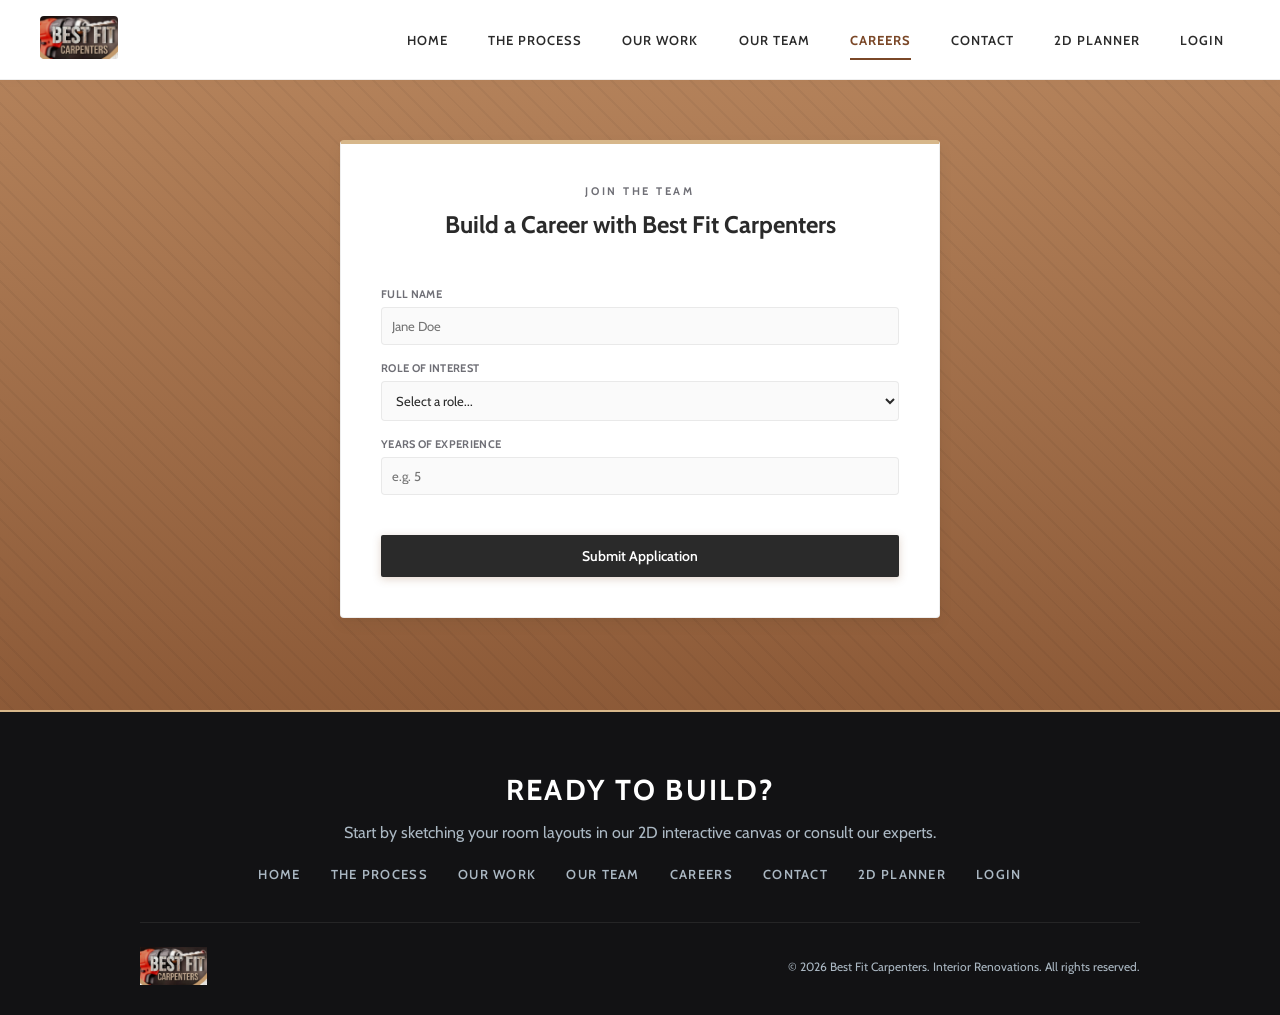
<file: wetransfer_4-5-demo_2026-07-22_2034/4.5 demo/demo 2.0 for 2d/careers.html>
<!DOCTYPE html>
<html lang="en">

<head>
    <meta charset="UTF-8">
    <meta name="viewport" content="width=device-width, initial-scale=1.0">
    <title>Careers | Best Fit Carpenters</title>
    <link rel="stylesheet" href="style.css">
    <script src="ytcodedemo2.0.js" defer></script>
</head>

<body class="modern-architect-theme">
    <header class="app-header">
        <div class="logo-section">
            <a href="index.html" style="text-decoration:none;">
                <img src="./Screenshot_20230828-162649_Gallery.jpg" alt="Best Fit Carpenters Logo">
            </a>
        </div>
        <nav class="header-nav">
            <a class="nav-link" href="index.html">Home</a>
            <a class="nav-link" href="process.html">The Process</a>
            <a class="nav-link" href="work.html">Our Work</a>
            <a class="nav-link" href="team.html">Our Team</a>
            <a class="nav-link active" href="careers.html">Careers</a>
            <a class="nav-link" href="contact.html">Contact</a>
            <a class="nav-link" href="planner.html">2D Planner</a>
            <a class="nav-link" id="dashboardLink" href="dashboard.html" style="display: none;">Dashboard</a>
            <a class="nav-link" id="loginLink" href="login.html">Login</a>
        </nav>
    </header>

    <main
        style="display: flex; justify-content: center; align-items: flex-start; padding: 60px 20px; min-height: 70vh;">
        <section class="pro-borders"
            style="max-width: 600px; width: 100%; border-top: 4px solid var(--accent-gold); padding: 40px;">
            <div style="text-align: center; margin-bottom: 30px;">
                <div class="dd-section-label">Join the Team</div>
                <h2 class="dd-section-title" style="font-size: 24px;">Build a Career with Best Fit Carpenters</h2>
            </div>

            <form class="pro-form" id="careerForm">
                <div class="form-group">
                    <label for="appName">Full Name</label>
                    <input type="text" id="appName" required placeholder="Jane Doe">
                </div>
                <div class="form-group">
                    <label for="appRole">Role of Interest</label>
                    <select id="appRole" required
                        style="width: 100%; padding: 10px; border: 1px solid var(--border-color); border-radius: 4px; background: #fafafa; font-family: var(--font-sans); font-size: 13px; color: var(--dark-charcoal);">
                        <option value="">Select a role...</option>
                        <option value="Lead Carpenter">Lead Carpenter</option>
                        <option value="Apprentice Carpenter">Apprentice Carpenter</option>
                        <option value="Project Manager">Project Manager</option>
                        <option value="Estimator">Estimator</option>
                    </select>
                </div>
                <div class="form-group">
                    <label for="appExp">Years of Experience</label>
                    <input type="number" id="appExp" required min="0" placeholder="e.g. 5">
                </div>
                <button type="submit" class="submit-btn" style="margin-top: 24px;">Submit Application</button>
                <div id="careerMessage"
                    style="text-align:center; font-family: var(--font-heading); font-weight: 600; color: #2e7d32; margin-top: 16px; display: none;">
                    Application Submitted Successfully!</div>
            </form>
        </section>
    </main>

    <footer class="dd-footer">
        <div class="dd-footer-content">
            <h3 class="dd-footer-title">Ready to build?</h3>
            <p style="margin-bottom: 24px;">Start by sketching your room layouts in our 2D interactive canvas or consult
                our experts.</p>
            <div class="dd-footer-links">
                <a href="index.html" class="dd-footer-link">Home</a>
                <a href="process.html" class="dd-footer-link">The Process</a>
                <a href="work.html" class="dd-footer-link">Our Work</a>
                <a href="team.html" class="dd-footer-link">Our Team</a>
                <a href="careers.html" class="dd-footer-link">Careers</a>
                <a href="contact.html" class="dd-footer-link">Contact</a>
                <a href="planner.html" class="dd-footer-link">2D Planner</a>
                <a href="dashboard.html" class="dd-footer-link">Dashboard</a>
                <a href="login.html" class="dd-footer-link">Login</a>
            </div>
        </div>
        <div class="dd-footer-bottom">
            <img src="./Screenshot_20230828-162649_Gallery.jpg" alt="Best Fit Carpenters Logo" class="dd-footer-logo">
            <p>&copy; 2026 Best Fit Carpenters. Interior Renovations. All rights reserved.</p>
        </div>
    </footer>

    <script>
        document.addEventListener('DOMContentLoaded', () => {
            const dashboardLink = document.getElementById('dashboardLink');
            const loginLink = document.getElementById('loginLink');
            const dashboardFooterLinks = document.querySelectorAll('a[href="dashboard.html"]');
            const isAuthenticated = localStorage.getItem('isLoggedIn') === 'true';

            if (dashboardLink) dashboardLink.style.display = isAuthenticated ? 'inline-block' : 'none';
            if (loginLink) loginLink.style.display = isAuthenticated ? 'none' : 'inline-block';
            dashboardFooterLinks.forEach((link) => {
                link.style.display = isAuthenticated ? 'inline-block' : 'none';
            });

            const form = document.getElementById('careerForm');
            form.addEventListener('submit', (e) => {
                e.preventDefault();

                const name = document.getElementById('appName').value;
                const role = document.getElementById('appRole').value;
                const exp = document.getElementById('appExp').value;

                const entries = JSON.parse(localStorage.getItem('dashboardInteractions') || '[]');
                entries.unshift({
                    user: name,
                    action: 'Submitted Job Application',
                    detail: `${role} - ${exp} years exp`,
                    time: new Date().toISOString()
                });

                if (entries.length > 50) entries.length = 50;
                localStorage.setItem('dashboardInteractions', JSON.stringify(entries));
                window.dispatchEvent(new Event('interactionUpdated'));

                form.reset();
                const msg = document.getElementById('careerMessage');
                msg.style.display = 'block';
                setTimeout(() => msg.style.display = 'none', 4000);
            });
        });
    </script>
</body>

</html>
</file>
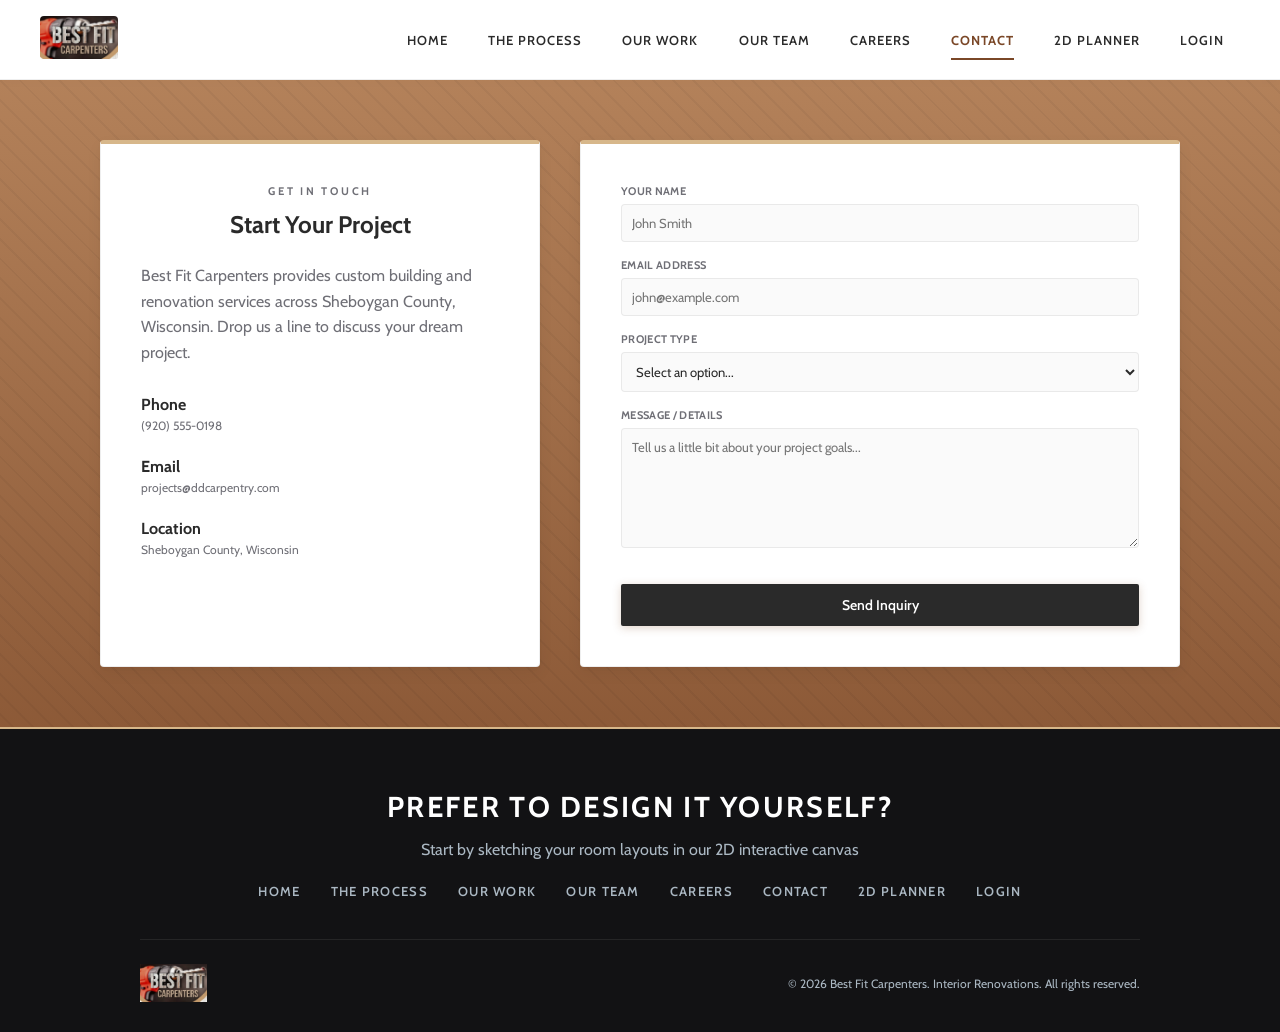
<file: wetransfer_4-5-demo_2026-07-22_2034/4.5 demo/demo 2.0 for 2d/contact.html>
<!DOCTYPE html>
<html lang="en">

<head>
    <meta charset="UTF-8">
    <meta name="viewport" content="width=device-width, initial-scale=1.0">
    <title>Contact Us | Best Fit Carpenters</title>
    <link rel="stylesheet" href="style.css">
</head>

<body class="modern-architect-theme">
    <header class="app-header">
        <div class="logo-section">
            <a href="index.html" style="text-decoration:none;">
                <img src="./Screenshot_20230828-162649_Gallery.jpg" alt="Best Fit Carpenters Logo">
            </a>
        </div>
        <nav class="header-nav">
            <a class="nav-link" href="index.html">Home</a>
            <a class="nav-link" href="process.html">The Process</a>
            <a class="nav-link" href="work.html">Our Work</a>
            <a class="nav-link" href="team.html">Our Team</a>
            <a class="nav-link" href="careers.html">Careers</a>
            <a class="nav-link active" href="contact.html">Contact</a>
            <a class="nav-link" href="planner.html">2D Planner</a>
            <a class="nav-link" id="dashboardLink" href="dashboard.html" style="display: none;">Dashboard</a>
            <a class="nav-link" id="loginLink" href="login.html">Login</a>
        </nav>
    </header>

    <main
        style="display: flex; gap: 40px; justify-content: center; align-items: stretch; padding: 60px 40px; min-height: 70vh; flex-wrap: wrap;">

        <section class="pro-borders"
            style="flex: 1; min-width: 300px; max-width: 440px; border-top: 4px solid var(--accent-gold); padding: 40px;">
            <div class="dd-section-label">Get in Touch</div>
            <h2 class="dd-section-title" style="font-size: 24px; margin-bottom: 24px;">Start Your Project</h2>
            <p class="body-font" style="color: var(--pencil-gray); margin-bottom: 30px; line-height: 1.6;">
                Best Fit Carpenters provides custom building and renovation services across Sheboygan County, Wisconsin.
                Drop us a line to discuss your dream project.
            </p>
            <div style="margin-bottom: 24px;">
                <h4 style="font-family: var(--font-heading); color: var(--dark-charcoal); margin-bottom: 4px;">Phone
                </h4>
                <p class="body-font text-sm" style="color: var(--pencil-gray);">(920) 555-0198</p>
            </div>
            <div style="margin-bottom: 24px;">
                <h4 style="font-family: var(--font-heading); color: var(--dark-charcoal); margin-bottom: 4px;">Email
                </h4>
                <p class="body-font text-sm" style="color: var(--pencil-gray);">projects@ddcarpentry.com</p>
            </div>
            <div style="margin-bottom: 24px;">
                <h4 style="font-family: var(--font-heading); color: var(--dark-charcoal); margin-bottom: 4px;">Location
                </h4>
                <p class="body-font text-sm" style="color: var(--pencil-gray);">Sheboygan County, Wisconsin</p>
            </div>
        </section>

        <section class="pro-borders"
            style="flex: 1.5; min-width: 300px; max-width: 600px; border-top: 4px solid var(--accent-gold); padding: 40px;">
            <form class="pro-form" id="contactForm">
                <div class="form-group">
                    <label for="contactName">Your Name</label>
                    <input type="text" id="contactName" required placeholder="John Smith">
                </div>
                <div class="form-group">
                    <label for="contactEmail">Email Address</label>
                    <input type="email" id="contactEmail" required placeholder="john@example.com">
                </div>
                <div class="form-group">
                    <label for="contactType">Project Type</label>
                    <select id="contactType" required
                        style="width: 100%; padding: 10px; border: 1px solid var(--border-color); border-radius: 4px; background: #fafafa; font-family: var(--font-sans); font-size: 13px; color: var(--dark-charcoal);">
                        <option value="">Select an option...</option>
                        <option value="Private practice">Private practice</option>
                        <option value="Medical">Medical</option>
                        <option value="Other private practices">Other private practices</option>
                    </select>
                </div>
                <div class="form-group">
                    <label for="contactMsg">Message / Details</label>
                    <textarea id="contactMsg" required placeholder="Tell us a little bit about your project goals..."
                        style="width: 100%; padding: 10px; border: 1px solid var(--border-color); border-radius: 4px; background: #fafafa; font-family: var(--font-sans); font-size: 13px; color: var(--dark-charcoal); min-height: 120px; resize: vertical;"></textarea>
                </div>
                <button type="submit" class="submit-btn" style="margin-top: 16px;">Send Inquiry</button>
                <div id="contactMessage"
                    style="text-align:center; font-family: var(--font-heading); font-weight: 600; color: #2e7d32; margin-top: 16px; display: none;">
                    Inquiry Sent Successfully! We will contact you soon.</div>
            </form>
        </section>

    </main>

    <footer class="dd-footer">
        <div class="dd-footer-content">
            <h3 class="dd-footer-title">Prefer to design it yourself?</h3>
            <p style="margin-bottom: 24px;">Start by sketching your room layouts in our 2D interactive canvas</p>
            <div class="dd-footer-links">
                <a href="index.html" class="dd-footer-link">Home</a>
                <a href="process.html" class="dd-footer-link">The Process</a>
                <a href="work.html" class="dd-footer-link">Our Work</a>
                <a href="team.html" class="dd-footer-link">Our Team</a>
                <a href="careers.html" class="dd-footer-link">Careers</a>
                <a href="contact.html" class="dd-footer-link">Contact</a>
                <a href="planner.html" class="dd-footer-link">2D Planner</a>
                <a href="dashboard.html" class="dd-footer-link">Dashboard</a>
                <a href="login.html" class="dd-footer-link">Login</a>
            </div>
        </div>
        <div class="dd-footer-bottom">
            <img src="./Screenshot_20230828-162649_Gallery.jpg" alt="Best Fit Carpenters Logo" class="dd-footer-logo">
            <p>&copy; 2026 Best Fit Carpenters. Interior Renovations. All rights reserved.</p>
        </div>
    </footer>

    <script>
        document.addEventListener('DOMContentLoaded', () => {
            const dashboardLink = document.getElementById('dashboardLink');
            const loginLink = document.getElementById('loginLink');
            const dashboardFooterLinks = document.querySelectorAll('a[href="dashboard.html"]');
            const isAuthenticated = localStorage.getItem('isLoggedIn') === 'true';

            if (dashboardLink) dashboardLink.style.display = isAuthenticated ? 'inline-block' : 'none';
            if (loginLink) loginLink.style.display = isAuthenticated ? 'none' : 'inline-block';
            dashboardFooterLinks.forEach((link) => {
                link.style.display = isAuthenticated ? 'inline-block' : 'none';
            });

            const form = document.getElementById('contactForm');
            form.addEventListener('submit', (e) => {
                e.preventDefault();

                const name = document.getElementById('contactName').value;
                const type = document.getElementById('contactType').value;

                const entries = JSON.parse(localStorage.getItem('dashboardInteractions') || '[]');
                entries.unshift({
                    user: name,
                    action: 'Submitted Contact Inquiry',
                    detail: type,
                    time: new Date().toISOString()
                });

                if (entries.length > 50) entries.length = 50;
                localStorage.setItem('dashboardInteractions', JSON.stringify(entries));
                window.dispatchEvent(new Event('interactionUpdated'));

                form.reset();
                const msg = document.getElementById('contactMessage');
                msg.style.display = 'block';
                setTimeout(() => msg.style.display = 'none', 4000);
            });
        });
    </script>
</body>

</html>
</file>
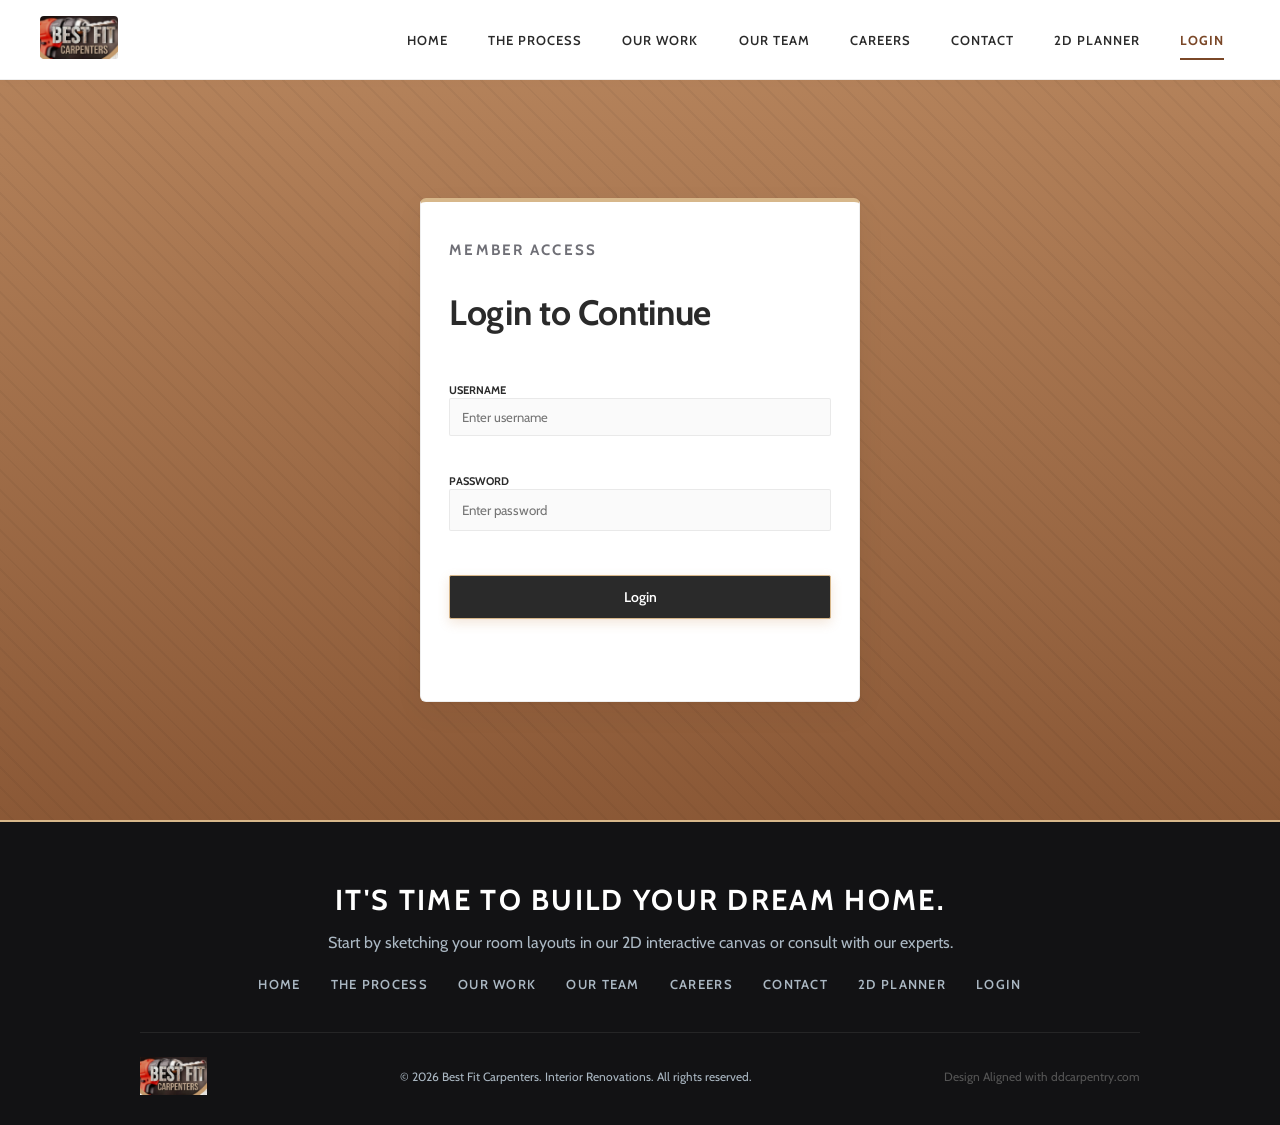
<file: wetransfer_4-5-demo_2026-07-22_2034/4.5 demo/demo 2.0 for 2d/dashboard.html>
<!DOCTYPE html>
<html lang="en">

<head>
    <meta charset="UTF-8">
    <meta name="viewport" content="width=device-width, initial-scale=1.0">
    <title>Dashboard | Best Fit Carpenters</title>
    <link class="styles" rel="stylesheet" href="style.css">
</head>

<body class="modern-architect-theme home-page">
    <!-- Header Section -->
    <header class="app-header">
        <div class="logo-section">
            <a href="index.html" style="text-decoration:none;">
                <img src="./Screenshot_20230828-162649_Gallery.jpg" alt="Best Fit Carpenters Logo">
            </a>
        </div>
        <nav class="header-nav">
            <a class="nav-link" href="index.html">Home</a>
            <a class="nav-link" href="process.html">The Process</a>
            <a class="nav-link" href="work.html">Our Work</a>
            <a class="nav-link" href="team.html">Our Team</a>
            <a class="nav-link" href="careers.html">Careers</a>
            <a class="nav-link" href="contact.html">Contact</a>
            <a class="nav-link" href="planner.html">2D Planner</a>
            <a class="nav-link active" id="dashboardLink" href="dashboard.html">Dashboard</a>
            <a class="nav-link" id="loginLink" href="login.html">Login</a>
        </nav>
    </header>

    <!-- Main Content Area -->
    <main class="home-hero" style="display: block; padding: 60px 20px; min-height: calc(100vh - 160px);">
        <section class="hero-card pro-borders"
            style="max-width: 900px; margin: 0 auto; border-top: 4px solid var(--accent-gold); padding: 40px 32px;">
            <p class="eyebrow">Saved 2D Planner Prints</p>
            <h2 class="heading-font" style="margin-bottom: 24px;">Dashboard Archive</h2>

            <div class="info-inside" style="margin-top: 0;">
                <article class="info-card pro-borders"
                    style="width: 100%; border: 1px solid var(--border-color); box-shadow: none;">
                    <h3 class="heading-font"
                        style="font-size: 14px; font-weight: 700; color: var(--dark-charcoal); border-bottom: 2px solid var(--border-color); padding-bottom: 8px; margin-bottom: 16px; text-transform: uppercase; letter-spacing: 0.05em;">
                        Saved Planner Prints</h3>
                    <div id="savedBlueprintSnapshots" class="body-font"
                        style="display: grid; gap: 16px;"></div>
                </article>
            </div>

            <div style="margin-top: 24px; text-align: center;">
                <button class="dd-btn dd-btn-dark" onclick="logout()"
                    style="padding: 10px 24px; font-size: 12px;">Logout</button>
            </div>
        </section>
    </main>

    <!-- Footer -->
    <footer class="dd-footer">
        <div class="dd-footer-content">
            <h3 class="dd-footer-title">It's time to build your dream home.</h3>
            <p style="margin-bottom: 24px;">Start by sketching your room layouts in our 2D interactive canvas or consult
                with our experts.</p>
            <div class="dd-footer-links">
                <a href="index.html" class="dd-footer-link">Home</a>
                <a href="process.html" class="dd-footer-link">The Process</a>
                <a href="work.html" class="dd-footer-link">Our Work</a>
                <a href="team.html" class="dd-footer-link">Our Team</a>
                <a href="careers.html" class="dd-footer-link">Careers</a>
                <a href="contact.html" class="dd-footer-link">Contact</a>
                <a href="planner.html" class="dd-footer-link">2D Planner</a>
                <a href="dashboard.html" class="dd-footer-link">Dashboard</a>
                <a href="login.html" class="dd-footer-link">Login</a>
            </div>
        </div>
        <div class="dd-footer-bottom">
            <img src="./Screenshot_20230828-162649_Gallery.jpg" alt="Best Fit Carpenters Logo" class="dd-footer-logo">
            <p>&copy; 2026 Best Fit Carpenters. Interior Renovations. All rights reserved.</p>
            <p style="color: #555;">Design Aligned with ddcarpentry.com</p>
        </div>
    </footer>

    <!-- Interactive script log logic -->
    <script>
        function isLoggedIn() {
            return localStorage.getItem('isLoggedIn') === 'true';
        }

        function formatTime(timestamp) {
            const date = new Date(timestamp);
            return date.toLocaleString();
        }

        function deleteBlueprintSnapshot(snapshotId) {
            const snapshots = JSON.parse(localStorage.getItem('savedBlueprintSnapshots') || '[]');
            const filteredSnapshots = snapshots.filter(snapshot => (snapshot.time || snapshot.id) !== snapshotId);
            localStorage.setItem('savedBlueprintSnapshots', JSON.stringify(filteredSnapshots));
            loadInteractions();
        }

        function loadInteractions() {
            if (!isLoggedIn()) {
                window.location.href = 'login.html';
                return;
            }

            const snapshotContainer = document.getElementById('savedBlueprintSnapshots');
            if (!snapshotContainer) return;

            const snapshots = JSON.parse(localStorage.getItem('savedBlueprintSnapshots') || '[]');
            snapshotContainer.innerHTML = snapshots.length
                ? snapshots.map(snapshot => `
                    <div style="padding: 14px; border: 1px solid var(--border-color); border-radius: 4px; background: #fff;">
                        <div style="display: flex; justify-content: space-between; align-items: center; gap: 10px; flex-wrap: wrap; margin-bottom: 10px;">
                            <strong>${snapshot.user}</strong>
                            <div style="display: flex; align-items: center; gap: 8px; flex-wrap: wrap;">
                                <span style="color: var(--pencil-gray); font-size: 0.85rem;">${formatTime(snapshot.time)}</span>
                                <button type="button" onclick="deleteBlueprintSnapshot('${snapshot.time || snapshot.id}')"
                                    style="border: 1px solid var(--accent-gold); background: #ffffff; color: var(--dark-charcoal); padding: 4px 10px; border-radius: 3px; cursor: pointer; font-size: 11px;">Delete</button>
                            </div>
                        </div>
                        <div style="font-size: 12px; color: var(--pencil-gray); margin-bottom: 10px;">
                            ${snapshot.objectCount} item${snapshot.objectCount === 1 ? '' : 's'} • Room: ${snapshot.room?.width ?? '—'} × ${snapshot.room?.depth ?? '—'}
                        </div>
                        <div style="font-size: 12px; color: var(--pencil-gray); margin-bottom: 10px; line-height: 1.5;">
                            <div>Email: ${snapshot.email || 'Not provided'}</div>
                            <div>Lighting: ${snapshot.lighting || 'No lighting'}</div>
                        </div>
                        <div style="overflow: auto; border: 1px solid var(--border-color); background: #fafafa; padding: 8px;">
                            ${snapshot.svg}
                        </div>
                    </div>`).join('')
                : '<p style="margin: 0; color: var(--pencil-gray);">No saved planner prints yet.</p>';
        }

        function logout() {
            localStorage.setItem('isLoggedIn', 'false');
            localStorage.setItem('loggedInUser', '');
            window.location.href = 'login.html';
        }

        document.addEventListener('DOMContentLoaded', () => {
            if (!isLoggedIn()) {
                window.location.href = 'login.html';
                return;
            }

            loadInteractions();
            const loginLink = document.getElementById('loginLink');
            if (isLoggedIn()) {
                if (loginLink) {
                    loginLink.textContent = 'Logout';
                    loginLink.addEventListener('click', (e) => {
                        e.preventDefault();
                        logout();
                    });
                }
            }
            window.addEventListener('storage', loadInteractions);
        });
    </script>
</body>

</html>
</file>
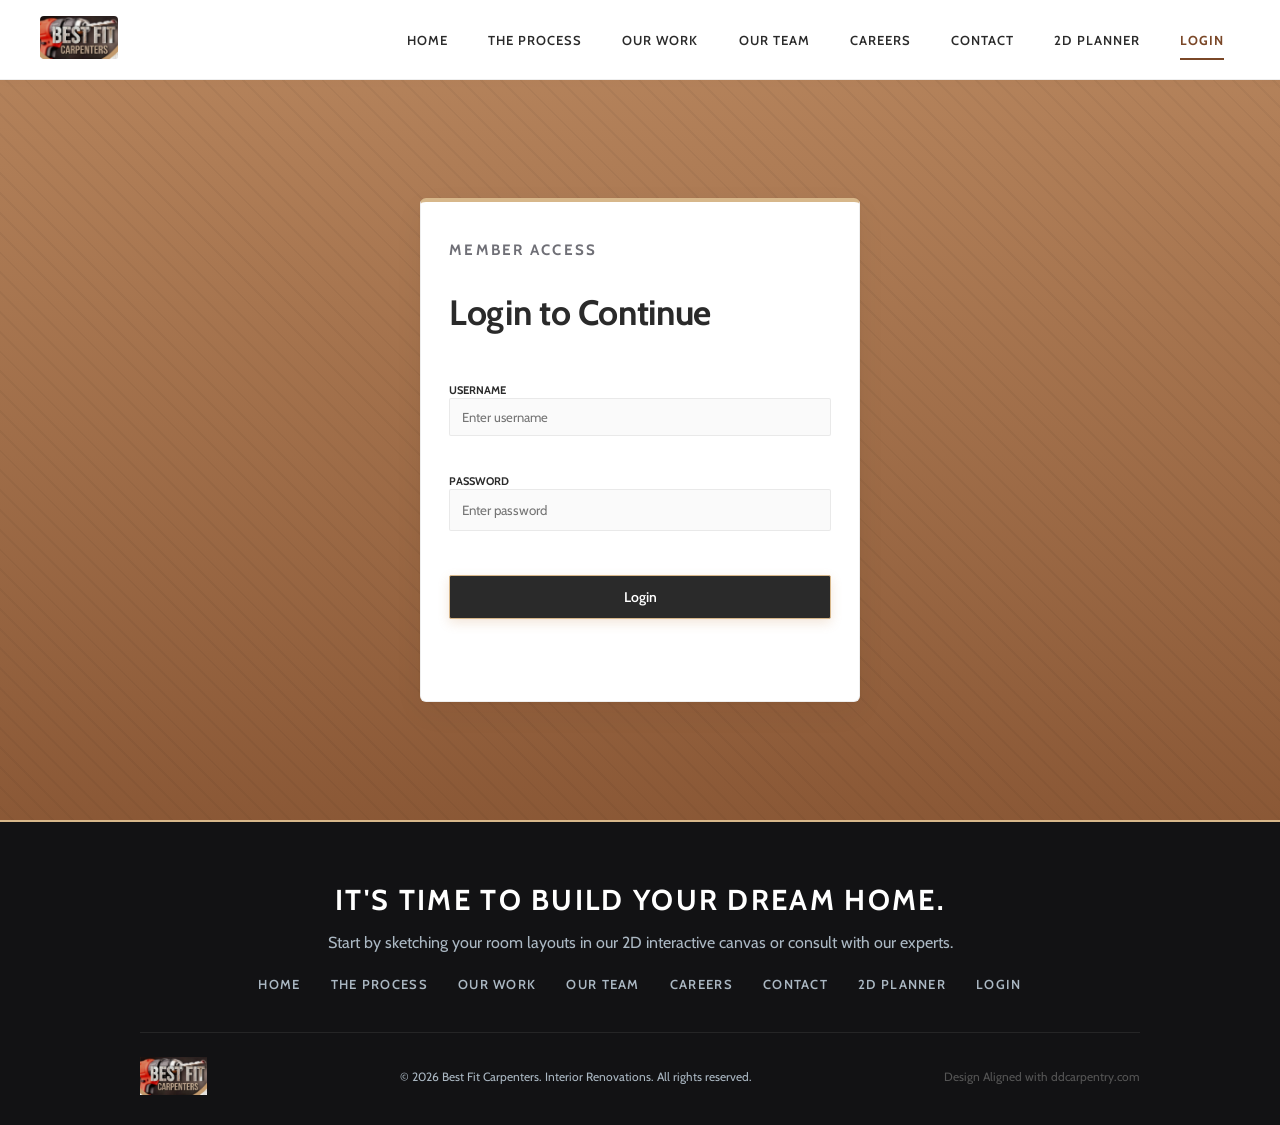
<file: wetransfer_4-5-demo_2026-07-22_2034/4.5 demo/demo 2.0 for 2d/login.html>
<!DOCTYPE html>
<html lang="en">

<head>
    <meta charset="UTF-8">
    <meta name="viewport" content="width=device-width, initial-scale=1.0">
    <title>Login | Best Fit Carpenters</title>
    <link rel="stylesheet" href="style.css">
</head>

<body class="modern-architect-theme home-page">
    <!-- Header Section -->
    <header class="app-header">
        <div class="logo-section">
            <a href="index.html" style="text-decoration:none;">
                <img src="./Screenshot_20230828-162649_Gallery.jpg" alt="Best Fit Carpenters Logo">
            </a>
        </div>
        <nav class="header-nav">
            <a class="nav-link" href="index.html">Home</a>
            <a class="nav-link" href="process.html">The Process</a>
            <a class="nav-link" href="work.html">Our Work</a>
            <a class="nav-link" href="team.html">Our Team</a>
            <a class="nav-link" href="careers.html">Careers</a>
            <a class="nav-link" href="contact.html">Contact</a>
            <a class="nav-link" href="planner.html">2D Planner</a>
            <a class="nav-link" id="dashboardLink" href="dashboard.html" style="display: none;">Dashboard</a>
            <a class="nav-link active" id="loginLink" href="login.html">Login</a>
        </nav>
    </header>

    <!-- Content Area -->
    <main class="home-hero"
        style="display: flex; justify-content: center; align-items: center; min-height: calc(100vh - 160px); padding: 40px 20px;">
        <section class="hero-card pro-borders"
            style="max-width: 440px; width: 100%; border-top: 4px solid var(--accent-gold); padding: 36px 28px;">
            <p class="eyebrow">Member Access</p>
            <h2 class="heading-font" style="margin-bottom: 24px;">Login to Continue</h2>

            <form id="loginForm" class="login-form" onsubmit="handleLogin(); return false;">
                <div class="control-group">
                    <label class="body-font" for="username"
                        style="font-weight: 700; font-size: 11px; text-transform: uppercase;">Username</label>
                    <input type="text" id="username" name="username" placeholder="Enter username"
                        style="border-radius: 2px;">
                </div>
                <div class="control-group">
                    <label class="body-font" for="password"
                        style="font-weight: 700; font-size: 11px; text-transform: uppercase;">Password</label>
                    <input type="password" id="password" name="password" placeholder="Enter password"
                        style="border-radius: 2px;">
                </div>
                <button class="submit-btn hero-btn pro-borders" type="submit"
                    style="border-radius: 2px; width: 100%; padding: 12px; margin-top: 10px;">Login</button>
                <p id="loginMessage" class="body-font"
                    style="margin-top: 12px; color: #cc3333; font-weight: 600; text-align: center; min-height: 1.25em;">
                </p>
            </form>
        </section>
    </main>

    <!-- Footer -->
    <footer class="dd-footer">
        <div class="dd-footer-content">
            <h3 class="dd-footer-title">It's time to build your dream home.</h3>
            <p style="margin-bottom: 24px;">Start by sketching your room layouts in our 2D interactive canvas or consult
                with our experts.</p>
            <div class="dd-footer-links">
                <a href="index.html" class="dd-footer-link">Home</a>
                <a href="process.html" class="dd-footer-link">The Process</a>
                <a href="work.html" class="dd-footer-link">Our Work</a>
                <a href="team.html" class="dd-footer-link">Our Team</a>
                <a href="careers.html" class="dd-footer-link">Careers</a>
                <a href="contact.html" class="dd-footer-link">Contact</a>
                <a href="planner.html" class="dd-footer-link">2D Planner</a>
                <a href="dashboard.html" class="dd-footer-link">Dashboard</a>
                <a href="login.html" class="dd-footer-link">Login</a>
            </div>
        </div>
        <div class="dd-footer-bottom">
            <img src="./Screenshot_20230828-162649_Gallery.jpg" alt="Best Fit Carpenters Logo" class="dd-footer-logo">
            <p>&copy; 2026 Best Fit Carpenters. Interior Renovations. All rights reserved.</p>
            <p style="color: #555;">Design Aligned with ddcarpentry.com</p>
        </div>
    </footer>

    <!-- Scripts -->
    <script>
        document.addEventListener('DOMContentLoaded', () => {
            const dashboardLink = document.getElementById('dashboardLink');
            const loginLink = document.getElementById('loginLink');
            const dashboardFooterLinks = document.querySelectorAll('a[href="dashboard.html"]');
            const isAuthenticated = localStorage.getItem('isLoggedIn') === 'true';

            if (dashboardLink) dashboardLink.style.display = isAuthenticated ? 'inline-block' : 'none';
            if (loginLink) loginLink.style.display = isAuthenticated ? 'none' : 'inline-block';
            dashboardFooterLinks.forEach((link) => {
                link.style.display = isAuthenticated ? 'inline-block' : 'none';
            });
        });

        function handleLogin() {
            const username = document.getElementById('username').value.trim();
            const password = document.getElementById('password').value.trim();
            const message = document.getElementById('loginMessage');

            if (username === 'admin' && password === 'carpenter123') {
                message.style.color = '#2a2a2a';
                message.textContent = 'Login successful. Redirecting...';
                localStorage.setItem('isLoggedIn', 'true');
                localStorage.setItem('loggedInUser', username);
                setTimeout(() => {
                    window.location.href = 'dashboard.html';
                }, 800);
            } else {
                message.style.color = '#cc3333';
                message.textContent = 'Invalid username or password.';
            }
        }
    </script>
</body>

</html>
</file>
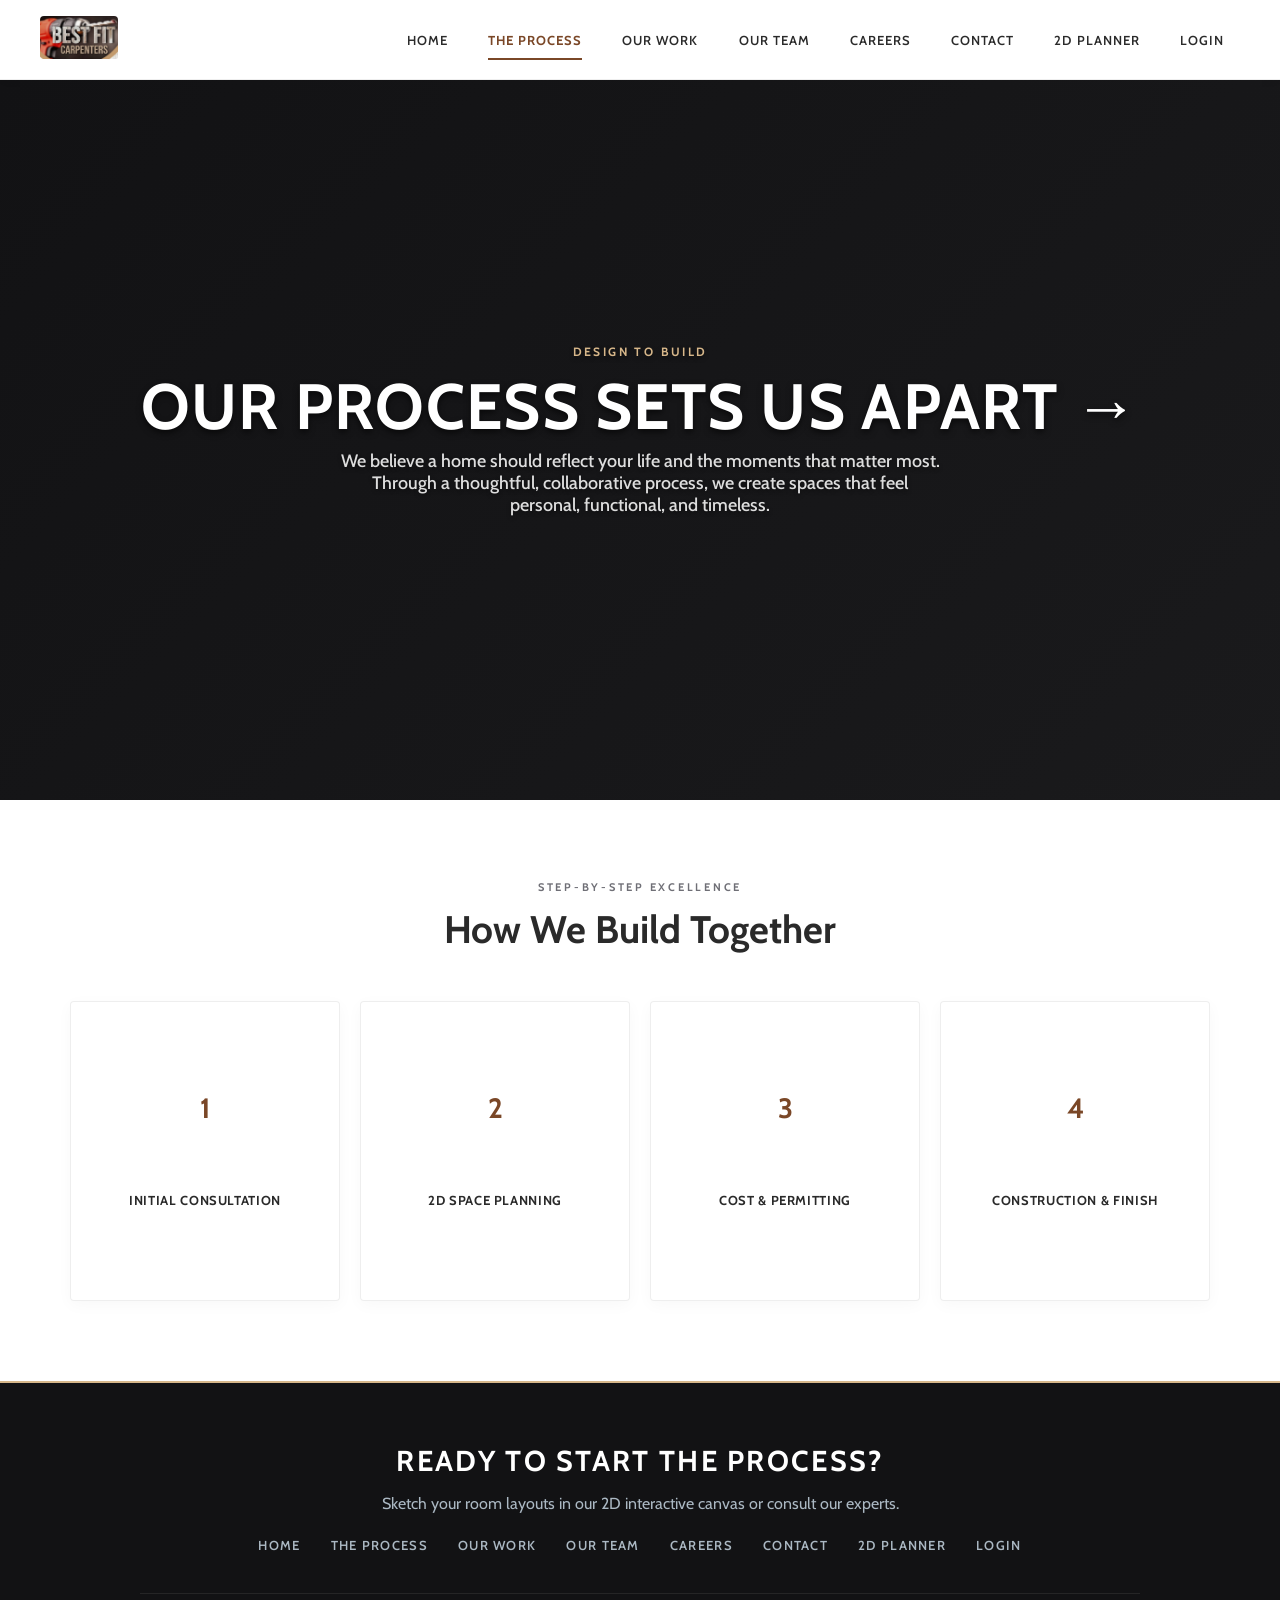
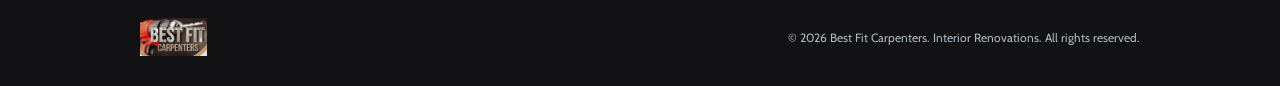
<file: wetransfer_4-5-demo_2026-07-22_2034/4.5 demo/demo 2.0 for 2d/process.html>
<!DOCTYPE html>
<html lang="en">

<head>
    <meta charset="UTF-8">
    <meta name="viewport" content="width=device-width, initial-scale=1.0">
    <title>The Process | Best Fit Carpenters</title>
    <link rel="stylesheet" href="style.css">
</head>

<body class="modern-architect-theme home-page">
    <header class="app-header">
        <div class="logo-section">
            <a href="index.html" style="text-decoration:none;">
                <img src="./Screenshot_20230828-162649_Gallery.jpg" alt="Best Fit Carpenters Logo">
            </a>
        </div>
        <nav class="header-nav">
            <a class="nav-link" href="index.html">Home</a>
            <a class="nav-link active" href="process.html">The Process</a>
            <a class="nav-link" href="work.html">Our Work</a>
            <a class="nav-link" href="team.html">Our Team</a>
            <a class="nav-link" href="careers.html">Careers</a>
            <a class="nav-link" href="contact.html">Contact</a>
            <a class="nav-link" href="planner.html">2D Planner</a>
            <a class="nav-link" id="dashboardLink" href="dashboard.html" style="display: none;">Dashboard</a>
            <a class="nav-link" id="loginLink" href="login.html">Login</a>
        </nav>
    </header>

    <main>
        <section class="dd-hero"
            style="background: linear-gradient(135deg, var(--wood-dark), #1a1a1c); text-align: center; padding: 80px 20px;">
            <p class="dd-hero-subtitle" style="color: var(--accent-gold);">Design to Build</p>
            <h1 class="dd-hero-title" style="color: #fff;">Our Process sets us apart &rarr;</h1>
            <p class="dd-hero-desc" style="color: #ddd; max-width: 600px; margin: 0 auto 20px;">We believe a home should
                reflect your life and the moments that matter most. Through a thoughtful, collaborative process, we
                create spaces that feel personal, functional, and timeless.</p>
        </section>

        <section class="dd-highlights-sec">
            <div class="dd-section-label">Step-by-Step Excellence</div>
            <h2 class="dd-section-title">How We Build Together</h2>
            <div class="dd-hl-grid">
                <div class="flip-card">
                    <div class="flip-card-inner">
                        <div class="flip-card-front">
                            <div class="flip-card-icon-wrapper"
                                style="font-size: 28px; font-weight: bold; color: var(--wood-brown);">1</div>
                            <h3>Initial Consultation</h3>
                        </div>
                        <div class="flip-card-back">
                            <p>We discuss your vision, budget, and goals. We believe communication is the foundation of
                                a great home build.</p>
                        </div>
                    </div>
                </div>
                <div class="flip-card">
                    <div class="flip-card-inner">
                        <div class="flip-card-front">
                            <div class="flip-card-icon-wrapper"
                                style="font-size: 28px; font-weight: bold; color: var(--wood-brown);">2</div>
                            <h3>2D Space Planning</h3>
                        </div>
                        <div class="flip-card-back">
                            <p>We use our interactive 2D Planner to draft room layouts and specify custom cabinetry
                                dimensions to fit your lifestyle.</p>
                            <a href="planner.html" class="dd-hl-btn">Open Planner</a>
                        </div>
                    </div>
                </div>
                <div class="flip-card">
                    <div class="flip-card-inner">
                        <div class="flip-card-front">
                            <div class="flip-card-icon-wrapper"
                                style="font-size: 28px; font-weight: bold; color: var(--wood-brown);">3</div>
                            <h3>Cost &amp; Permitting</h3>
                        </div>
                        <div class="flip-card-back">
                            <p>Transparent cost itemization. We handle the paperwork, site surveys, and general
                                contractor duties.</p>
                        </div>
                    </div>
                </div>
                <div class="flip-card">
                    <div class="flip-card-inner">
                        <div class="flip-card-front">
                            <div class="flip-card-icon-wrapper"
                                style="font-size: 28px; font-weight: bold; color: var(--wood-brown);">4</div>
                            <h3>Construction &amp; Finish</h3>
                        </div>
                        <div class="flip-card-back">
                            <p>Our craftsmen get to work framing, building custom cabinets in-shop, and delivering an
                                impeccable final product.</p>
                        </div>
                    </div>
                </div>
            </div>
        </section>
    </main>

    <footer class="dd-footer">
        <div class="dd-footer-content">
            <h3 class="dd-footer-title">Ready to start the process?</h3>
            <p style="margin-bottom: 24px;">Sketch your room layouts in our 2D interactive canvas or consult our
                experts.</p>
            <div class="dd-footer-links">
                <a href="index.html" class="dd-footer-link">Home</a>
                <a href="process.html" class="dd-footer-link">The Process</a>
                <a href="work.html" class="dd-footer-link">Our Work</a>
                <a href="team.html" class="dd-footer-link">Our Team</a>
                <a href="careers.html" class="dd-footer-link">Careers</a>
                <a href="contact.html" class="dd-footer-link">Contact</a>
                <a href="planner.html" class="dd-footer-link">2D Planner</a>
                <a href="dashboard.html" class="dd-footer-link">Dashboard</a>
                <a href="login.html" class="dd-footer-link">Login</a>
            </div>
        </div>
        <div class="dd-footer-bottom">
            <img src="./Screenshot_20230828-162649_Gallery.jpg" alt="Best Fit Carpenters Logo" class="dd-footer-logo">
            <p>&copy; 2026 Best Fit Carpenters. Interior Renovations. All rights reserved.</p>
        </div>
    </footer>

    <script>
        document.addEventListener('DOMContentLoaded', () => {
            const dashboardLink = document.getElementById('dashboardLink');
            const loginLink = document.getElementById('loginLink');
            const dashboardFooterLinks = document.querySelectorAll('a[href="dashboard.html"]');
            const isAuthenticated = localStorage.getItem('isLoggedIn') === 'true';

            if (dashboardLink) dashboardLink.style.display = isAuthenticated ? 'inline-block' : 'none';
            if (loginLink) loginLink.style.display = isAuthenticated ? 'none' : 'inline-block';
            dashboardFooterLinks.forEach((link) => {
                link.style.display = isAuthenticated ? 'inline-block' : 'none';
            });
        });
    </script>
</body>

</html>
</file>
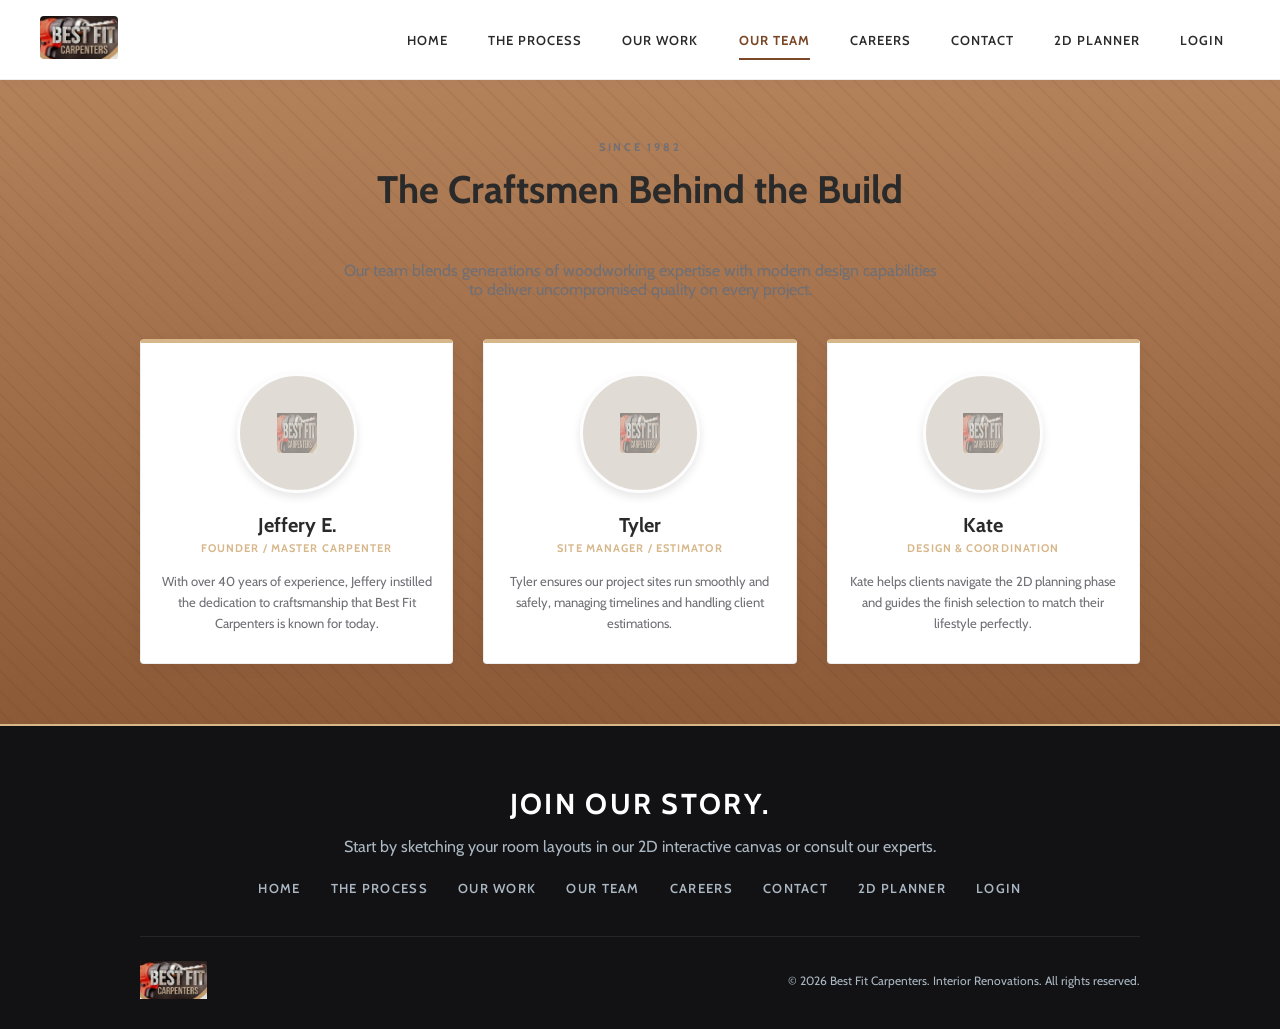
<file: wetransfer_4-5-demo_2026-07-22_2034/4.5 demo/demo 2.0 for 2d/team.html>
<!DOCTYPE html>
<html lang="en">

<head>
    <meta charset="UTF-8">
    <meta name="viewport" content="width=device-width, initial-scale=1.0">
    <title>Our Team | Best Fit Carpenters</title>
    <link rel="stylesheet" href="style.css">
    <style>
        .team-grid {
            display: grid;
            grid-template-columns: repeat(auto-fit, minmax(280px, 1fr));
            gap: 30px;
            margin-top: 40px;
            max-width: 1000px;
            margin-left: auto;
            margin-right: auto;
        }

        .team-card {
            background: #fff;
            padding: 30px 20px;
            text-align: center;
            border-top: 4px solid var(--accent-gold);
            border-bottom: 1px solid var(--border-color);
            border-left: 1px solid var(--border-color);
            border-right: 1px solid var(--border-color);
            box-shadow: 0 4px 15px rgba(0, 0, 0, 0.05);
            border-radius: 4px;
        }

        .team-avatar {
            width: 120px;
            height: 120px;
            border-radius: 50%;
            object-fit: cover;
            margin: 0 auto 20px;
            border: 3px solid var(--sheet-cream);
            box-shadow: 0 4px 10px rgba(0, 0, 0, 0.1);
        }

        .team-name {
            font-family: var(--font-heading);
            font-size: 20px;
            color: var(--dark-charcoal);
            margin-bottom: 4px;
        }

        .team-role {
            font-size: 11px;
            text-transform: uppercase;
            font-weight: 700;
            letter-spacing: 0.1em;
            color: var(--accent-gold);
            margin-bottom: 16px;
        }

        .team-desc {
            color: var(--pencil-gray);
            font-size: 13px;
            line-height: 1.6;
        }
    </style>
</head>

<body class="modern-architect-theme">
    <header class="app-header">
        <div class="logo-section">
            <a href="index.html" style="text-decoration:none;">
                <img src="./Screenshot_20230828-162649_Gallery.jpg" alt="Best Fit Carpenters Logo">
            </a>
        </div>
        <nav class="header-nav">
            <a class="nav-link" href="index.html">Home</a>
            <a class="nav-link" href="process.html">The Process</a>
            <a class="nav-link" href="work.html">Our Work</a>
            <a class="nav-link active" href="team.html">Our Team</a>
            <a class="nav-link" href="careers.html">Careers</a>
            <a class="nav-link" href="contact.html">Contact</a>
            <a class="nav-link" href="planner.html">2D Planner</a>
            <a class="nav-link" id="dashboardLink" href="dashboard.html" style="display: none;">Dashboard</a>
            <a class="nav-link" id="loginLink" href="login.html">Login</a>
        </nav>
    </header>

    <main style="padding: 60px 20px; min-height: 70vh;">
        <div style="text-align: center; margin-bottom: 40px;">
            <div class="dd-section-label">Since 1982</div>
            <h2 class="dd-section-title">The Craftsmen Behind the Build</h2>
            <p class="body-font" style="max-width: 600px; margin: 0 auto; color: var(--pencil-gray);">
                Our team blends generations of woodworking expertise with modern design capabilities to deliver
                uncompromised quality on every project.
            </p>
        </div>

        <div class="team-grid">
            <div class="team-card">
                <div
                    style="width: 120px; height: 120px; border-radius: 50%; margin: 0 auto 20px; background: #e0dcd5; display:flex; align-items:center; justify-content:center; border: 3px solid var(--sheet-cream); box-shadow: 0 4px 10px rgba(0,0,0,0.1);">
                    <img src="./Screenshot_20230828-162649_Gallery.jpg" style="width: 40px; height: 40px; opacity: 0.4;" alt="Avatar">
                </div>
                <h3 class="team-name">Jeffery E.</h3>
                <div class="team-role">Founder / Master Carpenter</div>
                <p class="team-desc body-font">With over 40 years of experience, Jeffery instilled the dedication to
                    craftsmanship that Best Fit Carpenters is known for today.</p>
            </div>

            <div class="team-card">
                <div
                    style="width: 120px; height: 120px; border-radius: 50%; margin: 0 auto 20px; background: #e0dcd5; display:flex; align-items:center; justify-content:center; border: 3px solid var(--sheet-cream); box-shadow: 0 4px 10px rgba(0,0,0,0.1);">
                    <img src="./Screenshot_20230828-162649_Gallery.jpg" style="width: 40px; height: 40px; opacity: 0.4;" alt="Avatar">
                </div>
                <h3 class="team-name">Tyler</h3>
                <div class="team-role">Site Manager / Estimator</div>
                <p class="team-desc body-font">Tyler ensures our project sites run smoothly and safely, managing
                    timelines and handling client estimations.</p>
            </div>

            <div class="team-card">
                <div
                    style="width: 120px; height: 120px; border-radius: 50%; margin: 0 auto 20px; background: #e0dcd5; display:flex; align-items:center; justify-content:center; border: 3px solid var(--sheet-cream); box-shadow: 0 4px 10px rgba(0,0,0,0.1);">
                    <img src="./Screenshot_20230828-162649_Gallery.jpg" style="width: 40px; height: 40px; opacity: 0.4;" alt="Avatar">
                </div>
                <h3 class="team-name">Kate</h3>
                <div class="team-role">Design &amp; Coordination</div>
                <p class="team-desc body-font">Kate helps clients navigate the 2D planning phase and guides the finish
                    selection to match their lifestyle perfectly.</p>
            </div>
        </div>
    </main>

    <footer class="dd-footer">
        <div class="dd-footer-content">
            <h3 class="dd-footer-title">Join our story.</h3>
            <p style="margin-bottom: 24px;">Start by sketching your room layouts in our 2D interactive canvas or consult
                our experts.</p>
            <div class="dd-footer-links">
                <a href="index.html" class="dd-footer-link">Home</a>
                <a href="process.html" class="dd-footer-link">The Process</a>
                <a href="work.html" class="dd-footer-link">Our Work</a>
                <a href="team.html" class="dd-footer-link">Our Team</a>
                <a href="careers.html" class="dd-footer-link">Careers</a>
                <a href="contact.html" class="dd-footer-link">Contact</a>
                <a href="planner.html" class="dd-footer-link">2D Planner</a>
                <a href="dashboard.html" class="dd-footer-link">Dashboard</a>
                <a href="login.html" class="dd-footer-link">Login</a>
            </div>
        </div>
        <div class="dd-footer-bottom">
            <img src="./Screenshot_20230828-162649_Gallery.jpg" alt="Best Fit Carpenters Logo" class="dd-footer-logo">
            <p>&copy; 2026 Best Fit Carpenters. Interior Renovations. All rights reserved.</p>
        </div>
    </footer>

    <script>
        document.addEventListener('DOMContentLoaded', () => {
            const dashboardLink = document.getElementById('dashboardLink');
            const loginLink = document.getElementById('loginLink');
            const dashboardFooterLinks = document.querySelectorAll('a[href="dashboard.html"]');
            const isAuthenticated = localStorage.getItem('isLoggedIn') === 'true';

            if (dashboardLink) dashboardLink.style.display = isAuthenticated ? 'inline-block' : 'none';
            if (loginLink) loginLink.style.display = isAuthenticated ? 'none' : 'inline-block';
            dashboardFooterLinks.forEach((link) => {
                link.style.display = isAuthenticated ? 'inline-block' : 'none';
            });
        });
    </script>
</body>

</html>
</file>
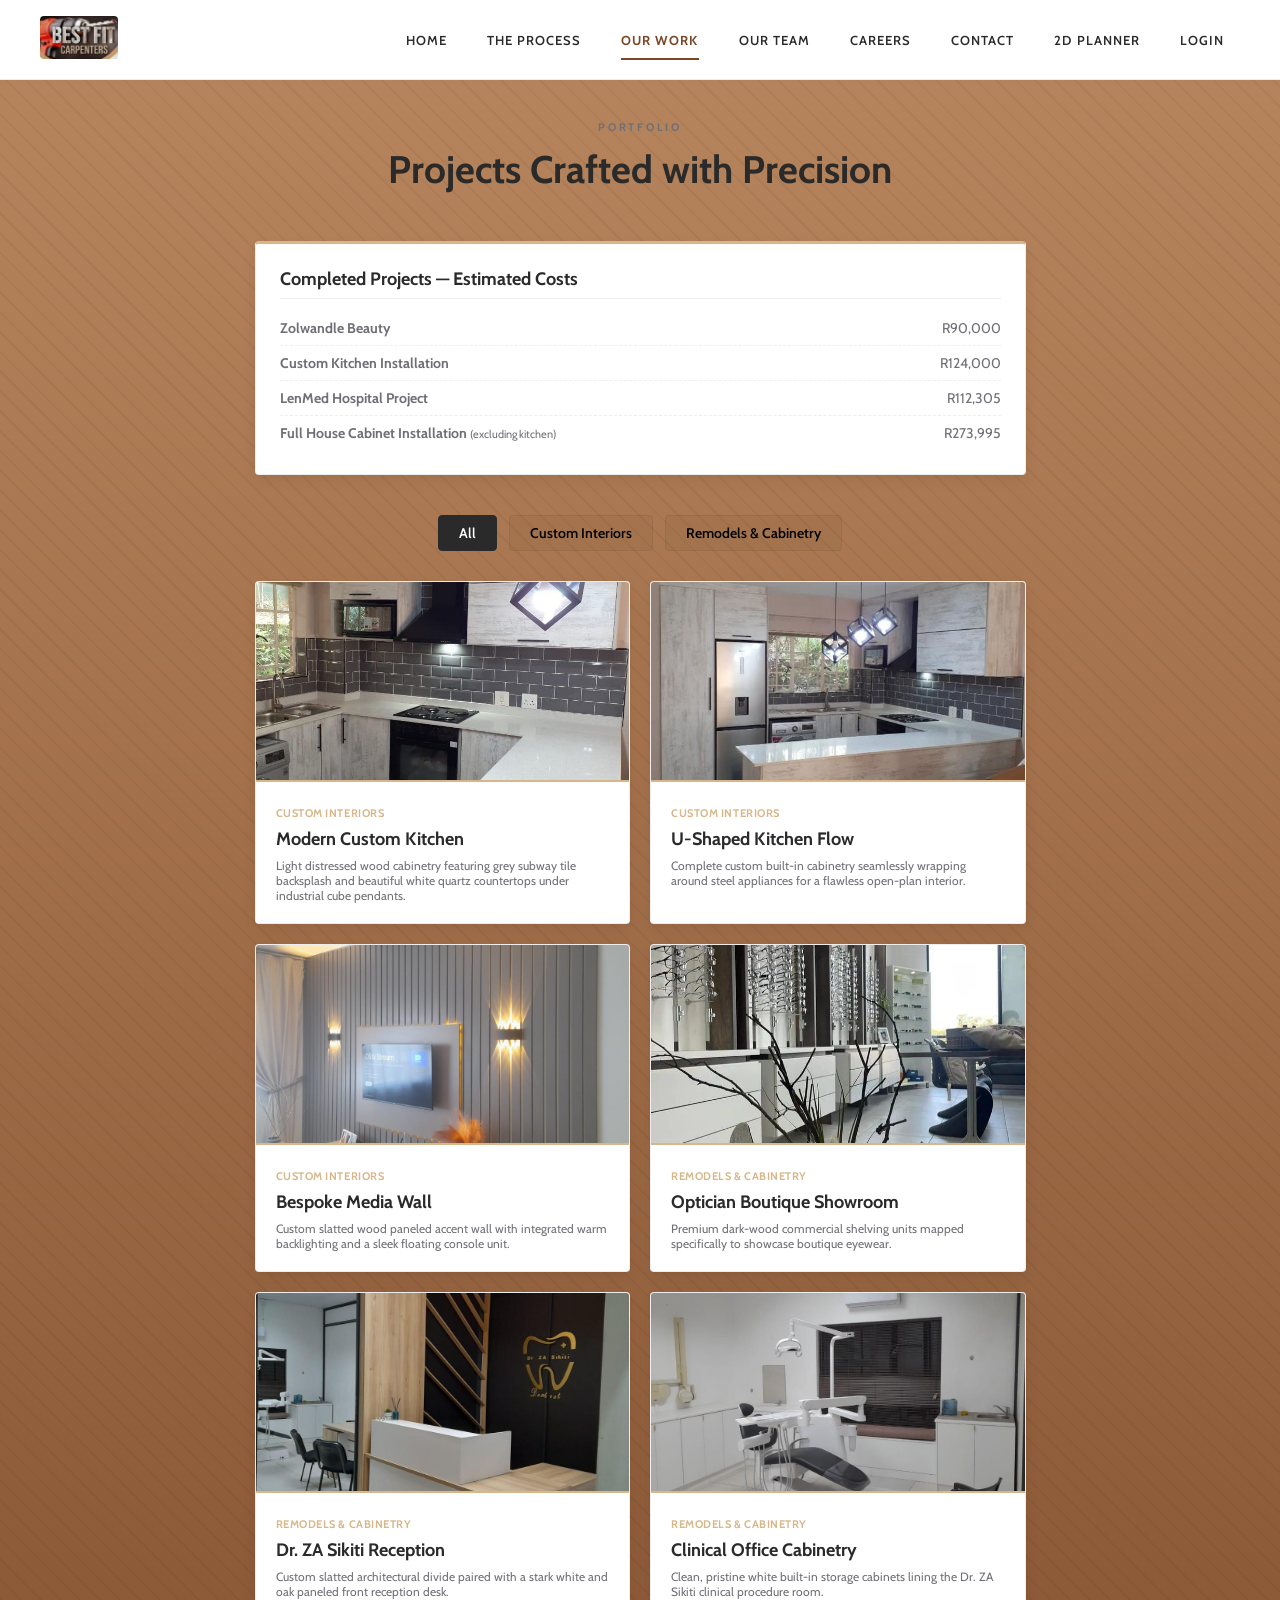
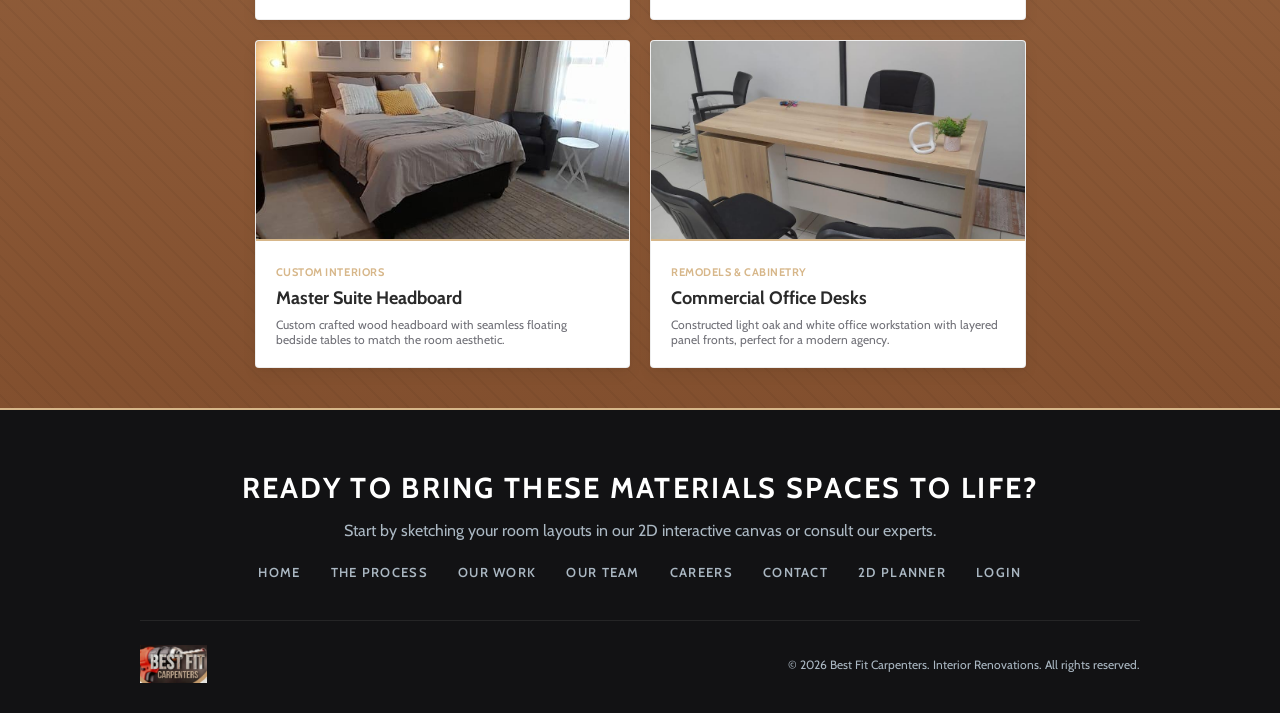
<file: wetransfer_4-5-demo_2026-07-22_2034/4.5 demo/demo 2.0 for 2d/work.html>
<!DOCTYPE html>
<html lang="en">

<head>
    <meta charset="UTF-8">
    <meta name="viewport" content="width=device-width, initial-scale=1.0">
    <title>Our Work | Best Fit Carpenters</title>
    <link rel="stylesheet" href="style.css">
    <style>
        .work-grid {
            display: grid;
            grid-template-columns: repeat(auto-fill, minmax(300px, 1fr));
            gap: 20px;
            margin-top: 30px;
        }

        .work-card {
            border: 1px solid var(--border-color);
            border-radius: 4px;
            overflow: hidden;
            background: #fff;
            transition: all 0.3s ease;
        }

        .work-card:hover {
            transform: translateY(-4px);
            box-shadow: 0 8px 24px rgba(0, 0, 0, 0.1);
            border-color: var(--accent-gold);
        }

        .work-card img {
            width: 100%;
            height: 200px;
            object-fit: cover;
            border-bottom: 2px solid var(--accent-gold);
        }

        .work-info {
            padding: 20px;
        }

        .work-category {
            font-size: 11px;
            text-transform: uppercase;
            font-weight: 700;
            color: var(--accent-gold);
            letter-spacing: 0.05em;
        }

        .work-title {
            font-family: var(--font-heading);
            font-size: 18px;
            color: var(--dark-charcoal);
            margin: 8px 0;
        }

        .filter-tabs {
            display: flex;
            justify-content: center;
            gap: 12px;
            margin: 40px 0 20px;
        }

        .filter-btn {
            background: rgba(37, 24, 16, 0.04);
            border: 1px solid var(--border-color);
            padding: 8px 20px;
            font-family: var(--font-heading);
            font-size: 14px;
            font-weight: 600;
            cursor: pointer;
            border-radius: 4px;
            transition: all 0.2s;
        }

        .filter-btn.active,
        .filter-btn:hover {
            background: var(--dark-charcoal);
            color: #fff;
            border-color: var(--dark-charcoal);
        }

        .hide-item {
            display: none !important;
        }
    </style>
</head>

<body class="modern-architect-theme">
    <header class="app-header">
        <div class="logo-section">
            <a href="index.html" style="text-decoration:none;">
                <img src="./Screenshot_20230828-162649_Gallery.jpg" alt="Best Fit Carpenters Logo">
            </a>
        </div>
        <nav class="header-nav">
            <a class="nav-link" href="index.html">Home</a>
            <a class="nav-link" href="process.html">The Process</a>
            <a class="nav-link active" href="work.html">Our Work</a>
            <a class="nav-link" href="team.html">Our Team</a>
            <a class="nav-link" href="careers.html">Careers</a>
            <a class="nav-link" href="contact.html">Contact</a>
            <a class="nav-link" href="planner.html">2D Planner</a>
            <a class="nav-link" id="dashboardLink" href="dashboard.html" style="display: none;">Dashboard</a>
            <a class="nav-link" id="loginLink" href="login.html">Login</a>
        </nav>
    </header>

    <main style="padding: 40px 20px; max-width: 1200px; margin: 0 auto; min-height: 70vh;">
        <div style="text-align: center; margin-bottom: 30px;">
            <div class="dd-section-label">Portfolio</div>
            <h2 class="dd-section-title">Projects Crafted with Precision</h2>
        </div>

        <div class="pro-borders"
            style="max-width: 800px; margin: 0 auto 30px; padding: 24px; border-top: 3px solid var(--accent-gold);">
            <h3
                style="font-family: var(--font-heading); font-size: 18px; color: var(--dark-charcoal); margin-bottom: 12px; border-bottom: 1px solid var(--border-color); padding-bottom: 8px;">
                Completed Projects — Estimated Costs</h3>
            <ul style="list-style: none; color: var(--pencil-gray); font-family: var(--font-sans); font-size: 14px;">
                <li
                    style="display: flex; justify-content: space-between; padding: 8px 0; border-bottom: 1px dashed var(--border-color);">
                    <strong>Zolwandle Beauty</strong> <span>R90,000</span>
                </li>
                <li
                    style="display: flex; justify-content: space-between; padding: 8px 0; border-bottom: 1px dashed var(--border-color);">
                    <strong>Custom Kitchen Installation</strong> <span>R124,000</span>
                </li>
                <li
                    style="display: flex; justify-content: space-between; padding: 8px 0; border-bottom: 1px dashed var(--border-color);">
                    <strong>LenMed Hospital Project</strong> <span>R112,305</span>
                </li>
                <li style="display: flex; justify-content: space-between; padding: 8px 0;">
                    <strong>Full House Cabinet Installation <span style="font-size:11px; font-weight:normal;">(excluding
                            kitchen)</span></strong> <span>R273,995</span>
                </li>
            </ul>
        </div>

        <div class="filter-tabs">
            <button class="filter-btn active" data-filter="all">All</button>
            <button class="filter-btn" data-filter="custom-interior">Custom Interiors</button>
            <button class="filter-btn" data-filter="remodel">Remodels &amp; Cabinetry</button>
        </div>

        <div class="work-grid" id="workGrid">

            <!-- Item 1 -->
            <div class="work-card pro-borders" data-category="custom-interior">
                <img src="./images/portfolio_8.jpeg" alt="White Quartz Kitchen Close-up">
                <div class="work-info">
                    <div class="work-category">Custom Interiors</div>
                    <h3 class="work-title">Modern Custom Kitchen</h3>
                    <p class="body-font text-sm" style="color: var(--pencil-gray);">Light distressed wood cabinetry
                        featuring grey subway tile backsplash and beautiful white quartz countertops under industrial
                        cube pendants.</p>
                </div>
            </div>

            <!-- Item 2 -->
            <div class="work-card pro-borders" data-category="custom-interior">
                <img src="./images/portfolio_1.jpeg" alt="U-Shaped Kitchen Layout">
                <div class="work-info">
                    <div class="work-category">Custom Interiors</div>
                    <h3 class="work-title">U-Shaped Kitchen Flow</h3>
                    <p class="body-font text-sm" style="color: var(--pencil-gray);">Complete custom built-in cabinetry
                        seamlessly wrapping around steel appliances for a flawless open-plan interior.</p>
                </div>
            </div>

            <!-- Item 3 -->
            <div class="work-card pro-borders" data-category="custom-interior">
                <img src="./images/portfolio_2.jpeg" alt="Custom TV Media Wall">
                <div class="work-info">
                    <div class="work-category">Custom Interiors</div>
                    <h3 class="work-title">Bespoke Media Wall</h3>
                    <p class="body-font text-sm" style="color: var(--pencil-gray);">Custom slatted wood paneled accent
                        wall with integrated warm backlighting and a sleek floating console unit.</p>
                </div>
            </div>

            <!-- Item 4 -->
            <div class="work-card pro-borders" data-category="remodel">
                <img src="./images/portfolio_3.jpeg" alt="Eyewear Boutique Display">
                <div class="work-info">
                    <div class="work-category">Remodels &amp; Cabinetry</div>
                    <h3 class="work-title">Optician Boutique Showroom</h3>
                    <p class="body-font text-sm" style="color: var(--pencil-gray);">Premium dark-wood commercial
                        shelving units mapped specifically to showcase boutique eyewear.</p>
                </div>
            </div>

            <!-- Item 5 -->
            <div class="work-card pro-borders" data-category="remodel">
                <img src="./images/portfolio_4.jpeg" alt="Dr ZA Sikiti Reception">
                <div class="work-info">
                    <div class="work-category">Remodels &amp; Cabinetry</div>
                    <h3 class="work-title">Dr. ZA Sikiti Reception</h3>
                    <p class="body-font text-sm" style="color: var(--pencil-gray);">Custom slatted architectural divide
                        paired with a stark white and oak paneled front reception desk.</p>
                </div>
            </div>

            <!-- Item 6 -->
            <div class="work-card pro-borders" data-category="remodel">
                <img src="./images/portfolio_7.jpeg" alt="Dental Clinic Room Cabinetry">
                <div class="work-info">
                    <div class="work-category">Remodels &amp; Cabinetry</div>
                    <h3 class="work-title">Clinical Office Cabinetry</h3>
                    <p class="body-font text-sm" style="color: var(--pencil-gray);">Clean, pristine white built-in
                        storage cabinets lining the Dr. ZA Sikiti clinical procedure room.</p>
                </div>
            </div>

            <!-- Item 7 -->
            <div class="work-card pro-borders" data-category="custom-interior">
                <img src="./images/portfolio_6.jpeg" alt="Master Bedroom Headboard">
                <div class="work-info">
                    <div class="work-category">Custom Interiors</div>
                    <h3 class="work-title">Master Suite Headboard</h3>
                    <p class="body-font text-sm" style="color: var(--pencil-gray);">Custom crafted wood headboard with
                        seamless floating bedside tables to match the room aesthetic.</p>
                </div>
            </div>

            <!-- Item 8 -->
            <div class="work-card pro-borders" data-category="remodel">
                <img src="./images/portfolio_5.jpeg" alt="Office Reception Desk">
                <div class="work-info">
                    <div class="work-category">Remodels &amp; Cabinetry</div>
                    <h3 class="work-title">Commercial Office Desks</h3>
                    <p class="body-font text-sm" style="color: var(--pencil-gray);">Constructed light oak and white
                        office workstation with layered panel fronts, perfect for a modern agency.</p>
                </div>
            </div>

        </div>
    </main>

    <footer class="dd-footer">
        <div class="dd-footer-content">
            <h3 class="dd-footer-title">Ready to bring these materials spaces to life?</h3>
            <p style="margin-bottom: 24px;">Start by sketching your room layouts in our 2D interactive canvas or consult
                our experts.</p>
            <div class="dd-footer-links">
                <a href="index.html" class="dd-footer-link">Home</a>
                <a href="process.html" class="dd-footer-link">The Process</a>
                <a href="work.html" class="dd-footer-link">Our Work</a>
                <a href="team.html" class="dd-footer-link">Our Team</a>
                <a href="careers.html" class="dd-footer-link">Careers</a>
                <a href="contact.html" class="dd-footer-link">Contact</a>
                <a href="planner.html" class="dd-footer-link">2D Planner</a>
                <a href="dashboard.html" class="dd-footer-link">Dashboard</a>
                <a href="login.html" class="dd-footer-link">Login</a>
            </div>
        </div>
        <div class="dd-footer-bottom">
            <img src="./Screenshot_20230828-162649_Gallery.jpg" alt="Best Fit Carpenters Logo" class="dd-footer-logo">
            <p>&copy; 2026 Best Fit Carpenters. Interior Renovations. All rights reserved.</p>
        </div>
    </footer>

    <script>
        document.addEventListener('DOMContentLoaded', () => {
            const dashboardLink = document.getElementById('dashboardLink');
            const loginLink = document.getElementById('loginLink');
            const dashboardFooterLinks = document.querySelectorAll('a[href="dashboard.html"]');
            const isAuthenticated = localStorage.getItem('isLoggedIn') === 'true';

            if (dashboardLink) dashboardLink.style.display = isAuthenticated ? 'inline-block' : 'none';
            if (loginLink) loginLink.style.display = isAuthenticated ? 'none' : 'inline-block';
            dashboardFooterLinks.forEach((link) => {
                link.style.display = isAuthenticated ? 'inline-block' : 'none';
            });

            // Filtering logic
            const btns = document.querySelectorAll('.filter-btn');
            const cards = document.querySelectorAll('.work-card');

            btns.forEach(btn => {
                btn.addEventListener('click', () => {
                    btns.forEach(b => b.classList.remove('active'));
                    btn.classList.add('active');
                    const category = btn.getAttribute('data-filter');

                    cards.forEach(card => {
                        if (category === 'all' || card.getAttribute('data-category') === category) {
                            card.classList.remove('hide-item');
                        } else {
                            card.classList.add('hide-item');
                        }
                    });
                });
            });
        });
    </script>
</body>

</html>
</file>
<file: wetransfer_4-5-demo_2026-07-22_2034/4.5 demo/demo 2.0 for 2d/style.css>
@import url('https://fonts.googleapis.com/css2?family=Cabin:ital,wght@0,400;0,500;0,600;0,700;1,400;1,500;1,600;1,700&family=Playfair+Display:ital,wght@0,400;0,600;0,700;1,400&family=Montserrat:wght@300;400;500;600;700&display=swap');

:root {
    --font-heading: 'Cabin', sans-serif;
    --font-sans: 'Cabin', sans-serif;

    --sheet-cream: #FDFDFD;
    /* Brighter, cleaner warm cream background */
    --grid-blue: #E8E5DF;
    --pencil-gray: #6F6F76;
    --dark-charcoal: #2A2A2A;
    /* Sleeker, deeper wood-charcoal */
    --marker-red: #D7B78A;
    /* More professional muted brick-red */
    --sheet-yellow: #F4F0EB;
    /* Softer pastel cream-yellow */
    --tape-color: rgba(28, 28, 30, 0.05);
    /* Muted, modern look */
    --wood-brown: #7A4727;
    --wood-dark: #121214;
    --wood-light: #D5B99F;
    --accent-gold: #D7B78A;
    /* Royal carpenter gold */
    --border-color: rgba(42, 42, 42, 0.08);
    /* Clean technical layout lines */
}

* {
    box-sizing: border-box;
    margin: 0;
    padding: 0;
}

body.modern-architect-theme {
    font-family: var(--font-sans);
    /* Wood pattern gradient background */
    background-color: #8c5b35;
    background-image: repeating-linear-gradient(45deg,
            rgba(0, 0, 0, 0.04),
            rgba(0, 0, 0, 0.04) 2px,
            transparent 2px,
            transparent 14px),
        linear-gradient(180deg, #b8865e 0%, #7a4727 100%);
    color: var(--dark-charcoal);
    min-height: 100vh;
    display: flex;
    flex-direction: column;
}

/* descriptions */
.heading-font {
    font-family: var(--font-heading);
    font-weight: 700;
    letter-spacing: -0.01em;
}

.body-font {
    font-family: var(--font-sans);
}

/* Slick modern box-shadow & border styles */
.pro-borders {
    border: 1px solid var(--border-color);
    border-radius: 4px;
    box-shadow: 0 6px 16px rgba(0, 0, 0, 0.05), 0 2px 4px rgba(0, 0, 0, 0.02);
    background: #ffffff;
}

.pro-borders-right {
    border-right: 1px solid var(--border-color);
}

/* Header */
.app-header {
    display: flex;
    justify-content: space-between;
    align-items: center;
    padding: 0 32px;
    background: linear-gradient(135deg, #FFFFFF, #F8F8F8);
    border-bottom: 2px solid var(--accent-gold);
    height: 100px;
    position: relative;
    z-index: 10;
    box-shadow: 0 4px 20px rgba(0, 0, 0, 0.2);
}

.logo-section img {
    height: 75px;
    width: auto;
    object-fit: contain;
    border-radius: 4px;
}

.logo-section {
    display: flex;
    align-items: center;
    gap: 16px;
}

.header-nav {
    margin-left: auto;
    display: flex;
    gap: 4px;
    align-items: center;
    flex-wrap: wrap;
    justify-content: flex-end;
}

.logo-texts {
    text-align: left;
    display: flex;
    flex-direction: column;
    justify-content: center;
}

/* Remove unused or broken elements */
.app-header::before {
    display: none;
}

.logo-texts p,
.nav-link,
.nav-link.active {
    color: #fff;
}

.nav-link {
    text-decoration: none;
    font-family: var(--font-heading);
    font-weight: 500;
    font-size: 13px;
    padding: 6px 12px;
    border: 1px solid rgba(255, 255, 255, 0.15);
    border-radius: 4px;
    background: rgba(255, 255, 255, 0.06);
    transition: all 0.2s cubic-bezier(0.16, 1, 0.3, 1);
}

.nav-link:hover {
    background: rgba(255, 255, 255, 0.15);
    border-color: rgba(255, 255, 255, 0.3);
    transform: translateY(-1px);
}

.nav-link.active {
    background: var(--accent-gold);
    border-color: var(--accent-gold);
    color: #ffffff;
    font-weight: 600;
    box-shadow: 0 2px 8px rgba(195, 132, 70, 0.25);
}

.logo-img {
    height: 38px;
    width: auto;
    display: block;
    object-fit: contain;
    filter: drop-shadow(0 2px 4px rgba(0, 0, 0, 0.1));
}

.logo-icon {
    font-size: 20px;
    width: 38px;
    height: 38px;
    display: flex;
    align-items: center;
    justify-content: center;
    background: linear-gradient(135deg, var(--wood-light), var(--sheet-yellow));
    border: 1.5px solid var(--accent-gold);
    border-radius: 4px;
    box-shadow: 0 2px 6px rgba(0, 0, 0, 0.15);
}

.logo-texts h1 {
    font-size: 18px;
    font-weight: 700;
    color: #ffffff;
}

.logo-texts p {
    font-size: 10px;
    font-weight: 500;
    letter-spacing: 0.1em;
    color: var(--wood-light);
    text-transform: uppercase;
    margin-top: 2px;
}

/* Switch view option */
.view-tabs {
    display: flex;
    background: rgba(37, 24, 16, 0.04);
    padding: 4px;
    border-radius: 4px;
    border: 1px solid var(--border-color);
}

.tab-btn {
    background: transparent;
    border: none;
    font-family: var(--font-heading);
    font-size: 13px;
    font-weight: 600;
    padding: 6px 14px;
    cursor: pointer;
    border-radius: 4px;
    color: var(--pencil-gray);
    transition: all 0.2s ease;
}

.tab-btn.active {
    background: var(--dark-charcoal);
    color: #ffffff;
    box-shadow: 0 2px 6px rgba(37, 24, 16, 0.1);
}

.action-btn {
    background: #ffffff;
    border: 1px solid var(--border-color);
    font-family: var(--font-heading);
    font-weight: 600;
    font-size: 13px;
    padding: 8px 16px;
    cursor: pointer;
    border-radius: 4px;
    color: var(--dark-charcoal);
    box-shadow: 0 2px 4px rgba(0, 0, 0, 0.04);
    transition: all 0.2s ease;
}

.action-btn:hover {
    background: var(--sheet-cream);
    border-color: var(--pencil-gray);
    transform: translateY(-1px);
    box-shadow: 0 4px 8px rgba(0, 0, 0, 0.06);
}

/* workspace */
.workspace-layout {
    display: flex;
    flex: 1;
    height: calc(100vh - 100px);
    overflow: hidden;
}

.viewer-section {
    flex: 1;
    height: 100%;
    position: relative;
    overflow: hidden;
    background: var(--sheet-cream);
}

.viewer-section svg {
    width: 100%;
    height: 100%;
    touch-action: none;
}

.watermark {
    position: absolute;
    bottom: 16px;
    right: 20px;
    font-size: 10px;
    font-weight: 500;
    color: var(--pencil-gray);
    opacity: 0.6;
    letter-spacing: 0.08em;
    text-transform: uppercase;
}

/* Config*/
.sidebar-planner {
    width: 380px;
    height: 100%;
    overflow-y: auto;
    border-left: 1px solid var(--border-color);
    background: #ffffff;
    padding: 24px;
    display: flex;
    flex-direction: column;
    gap: 20px;
    box-shadow: -4px 0 16px rgba(0, 0, 0, 0.02);
}

.sidebar-group {
    padding: 20px;
    background: #ffffff;
    border-radius: 4px;
    border: 1px solid var(--border-color);
    box-shadow: 0 4px 12px rgba(37, 24, 16, 0.03);
}

.sidebar-group h2 {
    font-size: 13px;
    font-weight: 700;
    text-transform: uppercase;
    color: var(--dark-charcoal);
    margin-bottom: 12px;
    letter-spacing: 0.05em;
    border-left: 3px solid var(--accent-gold);
    padding-left: 8px;
}

.product-grid {
    display: grid;
    grid-template-columns: repeat(2, 1fr);
    gap: 10px;
}

.prod-card {
    background: #ffffff;
    border: 1px solid var(--border-color);
    font-family: var(--font-sans);
    font-size: 12px;
    font-weight: 500;
    padding: 12px 8px;
    border-radius: 4px;
    cursor: pointer;
    text-align: center;
    transition: all 0.2s ease;
    color: var(--pencil-gray);
}

.prod-card:hover {
    border-color: var(--accent-gold);
    color: var(--dark-charcoal);
    background: var(--sheet-cream);
}

.prod-card.active {
    border: 1.5px solid var(--accent-gold);
    background: var(--sheet-yellow);
    box-shadow: 0 4px 10px rgba(195, 132, 70, 0.15);
    color: var(--dark-charcoal);
    font-weight: 600;
}

/* Sidebar layout  */
.sidebar-tabs {
    display: flex;
    border-bottom: 2px solid var(--border-color);
}

.sidebar-tabs button {
    flex: 1;
    background: transparent;
    border: none;
    font-family: var(--font-heading);
    font-weight: 600;
    font-size: 13px;
    padding: 10px 4px;
    cursor: pointer;
    color: var(--pencil-gray);
    position: relative;
    top: 2px;
    transition: all 0.2s ease;
}

.sidebar-tabs button:hover {
    color: var(--dark-charcoal);
}

.sidebar-tabs button.sb-tab-active {
    border: 1px solid var(--border-color);
    border-bottom: 2px solid #ffffff;
    border-top-left-radius: 6px;
    border-top-right-radius: 6px;
    background: #ffffff;
    color: var(--dark-charcoal);
    font-weight: 700;
}

.sb-content {
    flex: 1;
}

.sb-pane {
    display: none;
    padding: 12px 0;
}

.sb-pane.active {
    display: block;
}

/* select formatting */
.control-group {
    margin-bottom: 18px;
}

.control-header {
    display: flex;
    justify-content: space-between;
    font-size: 11px;
    font-weight: 700;
    color: var(--dark-charcoal);
    margin-bottom: 8px;
    text-transform: uppercase;
    letter-spacing: 0.03em;
}

.control-group select,
.control-group input[type="text"],
.control-group input[type="number"] {
    width: 100%;
    padding: 10px 12px;
    border: 1px solid var(--border-color);
    border-radius: 4px;
    background: #fafafa;
    font-family: var(--font-sans);
    font-size: 13px;
    color: var(--dark-charcoal);
    outline: none;
    transition: all 0.2s ease;
}

.control-group select:focus,
.control-group input[type="text"]:focus,
.control-group input[type="number"]:focus {
    border-color: var(--accent-gold);
    background: #ffffff;
    box-shadow: 0 0 0 3px rgba(195, 132, 70, 0.1);
}

.control-group input[type="range"] {
    width: 100%;
    accent-color: var(--accent-gold);
    cursor: pointer;
    height: 6px;
    background: #e2ecf5;
    border-radius: 3px;
}

.login-form {
    display: flex;
    flex-direction: column;
    gap: 16px;
}

.login-form input {
    width: 100%;
    padding: 12px;
    border: 1px solid var(--border-color);
    border-radius: 4px;
    font-family: var(--font-sans);
    background: #fafafa;
    color: var(--dark-charcoal);
    outline: none;
    transition: all 0.2s ease;
}

.login-form input:focus {
    border-color: var(--accent-gold);
    background: #ffffff;
    box-shadow: 0 0 0 3px rgba(195, 132, 70, 0.1);
}

.hidden-link {
    display: none;
}

.toggle-row {
    display: flex;
    justify-content: space-between;
    align-items: center;
    font-size: 13px;
    font-weight: 600;
    color: var(--dark-charcoal);
    margin-top: 12px;
}

.toggle-row input[type="checkbox"] {
    width: 18px;
    height: 18px;
    accent-color: var(--accent-gold);
    cursor: pointer;
}

.hide {
    display: none !important;
}

/* Invoicing / Quote Sheet */
.pricing-card {
    background: #ffffff;
    padding: 24px;
    border-radius: 4px;
    position: relative;
    border: 1px solid var(--border-color);
    box-shadow: 0 8px 24px rgba(37, 24, 16, 0.04);
}

/* Elegant metal clip representation */
.pricing-card::before {
    content: '';
    position: absolute;
    top: -6px;
    left: 50%;
    transform: translateX(-50%);
    width: 70px;
    height: 12px;
    background: var(--accent-gold);
    border-radius: 3px;
    box-shadow: 0 1px 3px rgba(0, 0, 0, 0.15);
}

.font-indigo {
    color: #1a4d81;
}

.pricing-card h3 {
    font-size: 14px;
    font-weight: 700;
    text-transform: uppercase;
    margin-bottom: 16px;
    letter-spacing: 0.05em;
    color: var(--dark-charcoal);
    border-bottom: 2px solid var(--border-color);
    padding-bottom: 6px;
}

.bill-row {
    display: flex;
    justify-content: space-between;
    font-size: 12px;
    margin-bottom: 8px;
    font-family: var(--font-sans);
    color: var(--pencil-gray);
}

.bill-divider {
    border-top: 1px dashed var(--border-color);
    margin: 12px 0;
}

.grand-total {
    font-size: 16px;
    font-weight: 700;
    color: var(--dark-charcoal);
}

#bill-cost-total {
    color: var(--marker-red);
}

.propose-btn {
    width: 100%;
    margin-top: 16px;
    padding: 12px;
    background: var(--accent-gold);
    color: #ffffff;
    font-family: var(--font-heading);
    font-weight: 600;
    font-size: 14px;
    border: none;
    border-radius: 4px;
    cursor: pointer;
    box-shadow: 0 2px 8px rgba(195, 132, 70, 0.25);
    transition: all 0.2s ease;
}

.propose-btn:hover {
    background: var(--wood-brown);
    transform: translateY(-1px);
    box-shadow: 0 4px 12px rgba(138, 83, 45, 0.3);
}

/* Ledger Dashboard */
.ledger-dashboard {
    flex: 1;
    height: calc(100vh - 100px);
    padding: 32px;
    overflow-y: auto;
    display: flex;
    flex-direction: column;
    gap: 24px;
    background-color: var(--sheet-cream);
}

.stats-grid {
    display: grid;
    grid-template-columns: repeat(5, 1fr);
    gap: 20px;
}

.stat-card {
    background: #ffffff;
    padding: 20px 16px;
    text-align: center;
    border-radius: 4px;
    border: 1px solid var(--border-color);
    box-shadow: 0 4px 12px rgba(37, 24, 16, 0.03);
}

.stat-label {
    font-family: var(--font-heading);
    font-weight: 600;
    font-size: 11px;
    color: var(--pencil-gray);
    text-transform: uppercase;
    letter-spacing: 0.05em;
}

.stat-value {
    font-size: 24px;
    font-weight: 700;
    margin-top: 8px;
    color: var(--dark-charcoal);
}

.text-green {
    color: #2e7d32;
}

.text-red {
    color: var(--marker-red);
}

.ledger-content-layout {
    display: grid;
    grid-template-columns: 1fr 360px;
    gap: 28px;
    align-items: start;
}

.ledger-table-section {
    padding: 24px;
    background: #ffffff;
    border-radius: 4px;
    border: 1px solid var(--border-color);
    box-shadow: 0 4px 12px rgba(37, 24, 16, 0.03);
}

.table-header {
    display: flex;
    justify-content: space-between;
    align-items: center;
    margin-bottom: 20px;
}

.table-header h3 {
    font-size: 16px;
    font-weight: 700;
    text-transform: uppercase;
    letter-spacing: 0.02em;
    color: var(--dark-charcoal);
}

.text-sm {
    font-size: 12px;
}

.table-wrapper {
    overflow-x: auto;
}

/* data table */
.data-table {
    width: 100%;
    border-collapse: collapse;
    text-align: left;
}

.data-table th,
.data-table td {
    padding: 12px 16px;
    font-size: 13px;
    border-bottom: 1px solid var(--border-color);
    color: var(--dark-charcoal);
}

.data-table th {
    border-bottom: 2px solid var(--border-color);
    font-family: var(--font-heading);
    font-weight: 700;
    text-transform: uppercase;
    color: var(--pencil-gray);
    font-size: 11px;
    letter-spacing: 0.05em;
}

.data-table tbody tr:hover {
    background-color: var(--sheet-cream);
}

.num-col {
    text-align: right;
    font-family: var(--font-sans);
}

.delete-btn {
    background: transparent;
    border: none;
    font-size: 13px;
    cursor: pointer;
    color: var(--marker-red);
    transition: color 0.2s;
}

.delete-btn:hover {
    color: #e53935;
    font-weight: bold;
}

/* Journal manual ledger recording form */
.scratch-note {
    background: #ffffff;
    padding: 24px;
    border-radius: 4px;
    border: 1px solid var(--border-color);
    box-shadow: 0 4px 20px rgba(37, 24, 16, 0.05);
    position: relative;
}

.note-tape {
    display: none;
}

.scratch-note h3 {
    font-size: 15px;
    font-weight: 700;
    margin-bottom: 20px;
    text-transform: uppercase;
    color: var(--dark-charcoal);
    border-bottom: 2px solid var(--border-color);
    padding-bottom: 6px;
}

.pro-form .form-group {
    margin-bottom: 16px;
}

.pro-form label {
    display: block;
    font-size: 11px;
    font-weight: 700;
    color: var(--pencil-gray);
    margin-bottom: 6px;
    text-transform: uppercase;
    letter-spacing: 0.03em;
}

.pro-form input {
    width: 100%;
    padding: 10px;
    border: 1px solid var(--border-color);
    border-radius: 4px;
    background: #fafafa;
    font-family: var(--font-sans);
    font-size: 13px;
    transition: all 0.2s ease;
}

.planner-save-input {
    width: 100%;
    box-sizing: border-box;
    padding: 10px;
    border: 1px solid var(--border-color);
    border-radius: 4px;
    background: #fafafa;
    font-family: var(--font-sans);
    font-size: 13px;
    color: var(--dark-charcoal);
    transition: all 0.2s ease;
}

.planner-save-input:focus {
    border-color: var(--accent-gold);
    background: #ffffff;
    box-shadow: 0 0 0 3px rgba(195, 132, 70, 0.1);
    outline: none;
}

.pro-form input:focus {
    border-color: var(--accent-gold);
    background: #ffffff;
    box-shadow: 0 0 0 3px rgba(195, 132, 70, 0.1);
}

.submit-btn {
    width: 100%;
    padding: 12px;
    background: var(--wood-brown);
    color: #ffffff;
    font-family: var(--font-heading);
    font-weight: 600;
    font-size: 14px;
    border: none;
    border-radius: 4px;
    cursor: pointer;
    box-shadow: 0 2px 8px rgba(138, 83, 45, 0.25);
    transition: all 0.2s ease;
    margin-top: 12px;
}

.submit-btn:hover {
    background: var(--wood-dark);
    transform: translateY(-1px);
    box-shadow: 0 4px 12px rgba(58, 34, 19, 0.3);
}

.hero-btn {
    width: auto;
    display: inline-flex;
    align-items: center;
    justify-content: center;
    text-decoration: none;
    padding: 12px 24px;
    border: 1px solid var(--accent-gold);
    border-radius: 4px;
    background: var(--accent-gold);
    color: #ffffff;
    font-weight: 600;
    box-shadow: 0 4px 12px rgba(195, 132, 70, 0.2);
    transition: all 0.2s ease;
}

.hero-btn:hover {
    background: var(--wood-brown);
    border-color: var(--wood-brown);
    transform: translateY(-1px);
    box-shadow: 0 6px 16px rgba(138, 83, 45, 0.3);
}

.home-page {
    min-height: 100vh;
    background: var(--sheet-cream);
}

.home-hero {
    display: block;
    padding: 40px;
}

.hero-card,
.feature-card {
    background: #ffffff;
    border: 1px solid var(--border-color);
    border-radius: 6px;
    padding: 32px;
    box-shadow: 0 10px 30px rgba(37, 24, 16, 0.05), 0 1px 4px rgba(0, 0, 0, 0.02);
}

.hero-card {
    width: 100%;
    max-width: 100%;
}

/* Scroll context setup */
.hero-card {
    max-height: 85vh;
    overflow: auto;
    display: flex;
    flex-direction: column;
    gap: 20px;
    border-top: 4px solid var(--accent-gold);
}

.hero-card h2 {
    font-size: 2.2rem;
    font-weight: 800;
    margin: 8px 0 16px;
    color: var(--dark-charcoal);
    line-height: 1.25;
}

.hero-card p {
    line-height: 1.65;
    color: var(--pencil-gray);
    font-size: 15px;
}

.eyebrow {
    font-size: 11px;
    letter-spacing: 0.15em;
    text-transform: uppercase;
    color: var(--accent-gold);
    font-weight: 700;
}

.hero-actions {
    display: flex;
    gap: 16px;
    flex-wrap: wrap;
    margin-top: 20px;
    align-items: center;
}

.hero-actions a {
    text-decoration: none;
}

.text-link {
    display: inline-flex;
    align-items: center;
    color: var(--dark-charcoal);
    font-family: var(--font-heading);
    font-weight: 600;
    padding: 10px 0;
    border-bottom: 2px solid transparent;
    transition: all 0.2s ease;
    font-size: 14px;
}

.text-link:hover {
    color: var(--accent-gold);
    border-color: var(--accent-gold);
}

.feature-grid {
    display: grid;
    grid-template-columns: repeat(auto-fit, minmax(250px, 1fr));
    gap: 24px;
    margin-top: 32px;
}

.feature-card {
    border-top: 3px solid var(--wood-brown);
    padding: 24px;
}

.feature-card h3 {
    margin-bottom: 12px;
    font-size: 16px;
    font-weight: 700;
    color: var(--dark-charcoal);
}

.feature-card p {
    line-height: 1.6;
    color: var(--pencil-gray);
    font-size: 13.5px;
}

/* Floating sticky */
.floating-sticky-paper {
    position: fixed;
    bottom: 24px;
    left: 24px;
    width: 140px;
    height: 90px;
    background: #ffffff;
    border: 1.5px solid var(--accent-gold);
    border-radius: 4px;
    padding: 12px;
    cursor: pointer;
    box-shadow: 0 8px 24px rgba(37, 24, 16, 0.12);
    z-index: 99;
    display: flex;
    flex-direction: column;
    align-items: center;
    justify-content: center;
    transition: all 0.2s cubic-bezier(0.16, 1, 0.3, 1);
}

.floating-sticky-paper:hover {
    transform: translateY(-4px) scale(1.04);
    box-shadow: 0 12px 32px rgba(37, 24, 16, 0.22);
}

.corner-tape {
    display: none;
}

.sticker-header {
    font-size: 9px;
    font-weight: 700;
    color: var(--pencil-gray);
    letter-spacing: 0.080em;
    margin-bottom: 4px;
    text-transform: uppercase;
}

.sticker-price {
    font-size: 18px;
    font-weight: 700;
    color: var(--marker-red);
}

.sticker-footer {
    font-size: 9px;
    font-weight: 500;
    color: var(--pencil-gray);
    margin-top: 4px;
}

/* Info sections for Best fit Carpenters home page */
.info-sections {
    display: grid;
    grid-template-columns: repeat(auto-fit, minmax(280px, 1fr));
    gap: 20px;
    margin: 24px 0;
}

.info-card {
    padding: 24px;
    background: #ffffff;
    border-radius: 4px;
    border: 1px solid var(--border-color);
    box-shadow: 0 4px 12px rgba(37, 24, 16, 0.02);
}

.info-card h2 {
    margin-bottom: 12px;
    font-size: 18px;
    font-weight: 700;
    color: var(--dark-charcoal);
    border-left: 3px solid var(--accent-gold);
    padding-left: 10px;
}

.info-card ul {
    margin-top: 12px;
    padding-left: 20px;
}

.info-card li {
    margin-bottom: 8px;
    font-size: 13.5px;
    color: var(--pencil-gray);
}

.info-card p {
    color: var(--pencil-gray);
    line-height: 1.6;
    font-size: 13.5px;
}

.info-inside {
    display: grid;
    grid-template-columns: repeat(auto-fit, minmax(280px, 1fr));
    gap: 20px;
    margin-top: 24px;
}

/* Custom modal overlays */
.drawer-overlay {
    position: fixed;
    top: 0;
    left: 0;
    right: 0;
    bottom: 0;
    background: rgba(37, 24, 16, 0.4);
    z-index: 1000;
    display: flex;
    justify-content: flex-end;
    opacity: 0;
    pointer-events: none;
    transition: opacity 0.25s ease;
}

.drawer-overlay.open {
    opacity: 1;
    pointer-events: auto;
}

.drawer-panel {
    width: 440px;
    height: 100%;
    background: #ffffff;
    border-left: 1px solid var(--border-color);
    padding: 36px;
    box-shadow: -8px 0 32px rgba(37, 24, 16, 0.08);
    overflow-y: auto;
    position: relative;
    transform: translateX(100%);
    transition: transform 0.25s cubic-bezier(0.16, 1, 0.3, 1);
}

.drawer-overlay.open .drawer-panel {
    transform: translateX(0);
}

.drawer-close {
    position: absolute;
    top: 24px;
    right: 24px;
    background: var(--sheet-cream);
    padding: 6px 12px;
    font-family: var(--font-heading);
    font-weight: 600;
    font-size: 12px;
    cursor: pointer;
    border: 1px solid var(--border-color);
    border-radius: 4px;
    transition: all 0.2s ease;
}

.drawer-close:hover {
    background: #ffffff;
    border-color: var(--pencil-gray);
}

.drawer-form {
    display: flex;
    flex-direction: column;
    gap: 16px;
}

.summary-sheet {
    background: var(--sheet-yellow);
    padding: 20px;
    border-radius: 4px;
    margin: 12px 0;
    border: 1px solid var(--border-color);
}

.spec-grid {
    display: grid;
    grid-template-columns: 1fr 1fr;
    gap: 10px;
    font-size: 12px;
    font-family: var(--font-sans);
    color: var(--pencil-gray);
}

.spec-total {
    font-size: 15px;
    font-weight: 700;
    border-top: 1px dashed var(--pencil-gray);
    padding-top: 10px;
    color: var(--dark-charcoal);
}

.mt-2 {
    margin-top: 10px;
}

.mt-3 {
    margin-top: 16px;
}

.text-center {
    text-align: center;
}

/* RESPONSIVE DESIGN FOR MOBILE SCREENS */
@media (max-width: 768px) {
    body.modern-architect-theme {
        height: auto;
        overflow-y: auto;
    }

    .app-header {
        height: auto;
        min-height: 80px;
        flex-direction: column;
        padding: 16px;
        gap: 12px;
        align-items: center;
        text-align: center;
    }

    .logo-texts {
        align-items: center;
        text-align: center;
    }

    .view-tabs {
        margin: 8px 0;
        width: 100%;
        justify-content: center;
    }

    .tab-btn {
        flex: 1;
        justify-content: center;
        padding: 8px 10px;
        font-size: 12px;
    }

    .header-nav {
        margin-left: 0;
        width: 100%;
        justify-content: center;
    }

    .workspace-layout {
        flex-direction: column;
        height: auto;
        overflow-y: auto;
    }

    .viewer-section {
        width: 100%;
        height: 380px;
        border-right: none;
        border-bottom: 1px solid var(--border-color);
    }

    .sidebar-planner {
        width: 100%;
        height: auto;
        border-left: none;
        box-shadow: none;
    }

    /* Ledger Dashboard */
    .ledger-dashboard {
        height: auto;
        padding: 16px;
        gap: 20px;
    }

    .stats-grid {
        grid-template-columns: repeat(2, 1fr);
        gap: 12px;
    }

    .ledger-content-layout {
        grid-template-columns: 1fr;
        gap: 20px;
    }

    .ledger-table-section {
        padding: 16px;
    }

    .data-table th,
    .data-table td {
        padding: 10px 8px;
        font-size: 11px;
    }

    .drawer-panel {
        width: 100%;
        padding: 24px;
    }

    body.modern-architect-theme.home-page {
        height: auto;
        min-height: 100vh;
        overflow: auto;
    }

    .floating-sticky-paper {
        bottom: 24px;
        left: 50%;
        transform: translateX(-50%);
    }
}

/* PRINT PREVIEW RULES */
@media print {
    body {
        background: #ffffff !important;
        overflow: visible !important;
        height: auto !important;
    }

    .app-header,
    .sidebar-planner,
    .drawer-close,
    .floating-sticky-paper,
    .ledger-form-section,
    .action-btn,
    .view-tabs,
    th:last-child,
    td:last-child {
        display: none !important;
    }

    .workspace-layout {
        display: block !important;
    }

    .viewer-section {
        width: 100% !important;
        height: 480px !important;
        page-break-after: always;
        border: none !important;
    }

    .drawer-overlay {
        position: static !important;
        background: none !important;
        display: block !important;
    }

    .drawer-panel {
        width: 100% !important;
        height: auto !important;
        border: none !important;
        padding: 0 !important;
        box-shadow: none !important;
        background: #ffffff !important;
    }
}

/* D&D Theme Overrides */
.app-header {
    background: #ffffff !important;
    border-bottom: 1.5px solid var(--border-color);
    box-shadow: 0 2px 12px rgba(0, 0, 0, 0.02) !important;
    height: 80px;
    padding: 0 40px !important;
}

.logo-section img {
    height: 44px !important;
    transition: transform 0.2s ease;
}

.logo-section img:hover {
    transform: scale(1.02);
}

.header-nav {
    gap: 8px !important;
}

.nav-link {
    color: var(--dark-charcoal) !important;
    background: transparent !important;
    border: none !important;
    font-family: var(--font-heading) !important;
    font-size: 13px !important;
    font-weight: 600 !important;
    text-transform: uppercase;
    letter-spacing: 0.08em;
    padding: 8px 16px !important;
    transition: color 0.2s ease, border-color 0.2s ease !important;
    border-radius: 0 !important;
    position: relative;
}

.nav-link::after {
    content: '';
    position: absolute;
    bottom: -4px;
    left: 16px;
    right: 16px;
    height: 2px;
    background-color: var(--accent-gold);
    transform: scaleX(0);
    transition: transform 0.25s ease;
}

.nav-link:hover {
    color: var(--wood-brown) !important;
    transform: none !important;
}

.nav-link:hover::after {
    transform: scaleX(1);
}

.nav-link.active {
    color: var(--wood-brown) !important;
    font-weight: 700 !important;
    box-shadow: none !important;
}

.nav-link.active::after {
    transform: scaleX(1);
    background-color: var(--wood-brown);
}

/* Beautiful D&D Custom Hero */
.dd-hero {
    height: 80vh;
    min-height: 480px;
    background-image: linear-gradient(rgba(18, 18, 20, 0.45), rgba(18, 18, 20, 0.45)), url('https://www.ddcarpentry.com/wp-content/uploads/2026/02/house-hero-3-scaled.jpg');
    background-size: cover;
    background-position: center;
    display: flex;
    flex-direction: column;
    justify-content: center;
    align-items: center;
    text-align: center;
    color: #ffffff;
    padding: 24px;
}

.dd-hero-subtitle {
    font-family: var(--font-heading);
    font-size: 12px;
    font-weight: 700;
    text-transform: uppercase;
    letter-spacing: 0.2em;
    margin-bottom: 12px;
    color: var(--accent-gold);
    text-shadow: 0 2px 4px rgba(0, 0, 0, 0.5);
    animation: fadeInDown 0.8s ease;
}

.dd-hero-title {
    font-family: var(--font-heading);
    font-size: clamp(2.4rem, 5vw, 4.5rem);
    font-weight: 700;
    margin-bottom: 8px;
    text-transform: uppercase;
    letter-spacing: 0.02em;
    color: #ffffff;
    text-shadow: 0 3px 6px rgba(0, 0, 0, 0.6);
    line-height: 1.1;
}

.dd-hero-desc {
    font-family: var(--font-sans);
    font-size: clamp(14px, 1.8vw, 18px);
    margin-bottom: 24px;
    color: #f7efe3;
    max-width: 650px;
    text-shadow: 0 2px 4px rgba(0, 0, 0, 0.4);
    font-weight: 500;
}

.dd-hero-tag {
    font-family: var(--font-heading);
    font-size: 13px;
    letter-spacing: 0.1em;
    margin-top: 14px;
    opacity: 0.85;
}

.dd-btn {
    display: inline-flex;
    align-items: center;
    justify-content: center;
    background-color: var(--accent-gold);
    color: #121214 !important;
    text-decoration: none;
    font-family: var(--font-heading);
    font-size: 13px;
    font-weight: 700;
    text-transform: uppercase;
    letter-spacing: 0.1em;
    padding: 14px 28px;
    border: 1.5px solid var(--accent-gold);
    border-radius: 2px;
    transition: all 0.25s ease;
    cursor: pointer;
    box-shadow: 0 4px 12px rgba(0, 0, 0, 0.15);
}

.dd-btn:hover {
    background-color: transparent;
    color: #ffffff !important;
    border-color: #ffffff;
    transform: translateY(-2px);
    box-shadow: 0 6px 18px rgba(0, 0, 0, 0.25);
}

.dd-btn-dark {
    background-color: var(--wood-brown);
    border-color: var(--wood-brown);
    color: #ffffff !important;
}

.dd-btn-dark:hover {
    background-color: transparent;
    color: var(--wood-brown) !important;
    border-color: var(--wood-brown);
}

/* Story Section */
.dd-story-sec {
    padding: 80px 40px;
    background-color: #ffffff;
    text-align: center;
    display: flex;
    flex-direction: column;
    align-items: center;
}

.dd-story-title {
    font-family: var(--font-heading);
    font-size: clamp(1.8rem, 3.5vw, 2.5rem);
    color: var(--dark-charcoal);
    margin-bottom: 20px;
    text-transform: capitalize;
    font-weight: 700;
    max-width: 800px;
}

.dd-story-text {
    font-family: var(--font-sans);
    font-size: 16px;
    line-height: 1.8;
    color: var(--pencil-gray);
    max-width: 760px;
    margin-bottom: 30px;
}

/* What We Do */
.dd-services-sec {
    padding: 80px 40px;
    background-color: #fcfbfa;
    border-top: 1px solid var(--border-color);
    border-bottom: 1px solid var(--border-color);
}

.dd-section-label {
    text-align: center;
    font-family: var(--font-heading);
    font-size: 11px;
    font-weight: 700;
    letter-spacing: 0.25em;
    text-transform: uppercase;
    color: var(--pencil-gray);
    margin-bottom: 12px;
}

.dd-section-title {
    text-align: center;
    font-family: var(--font-heading);
    font-size: clamp(1.8rem, 3vw, 2.4rem);
    color: var(--dark-charcoal);
    margin-bottom: 48px;
    font-weight: 700;
}

.dd-services-grid {
    display: grid;
    grid-template-columns: 1fr 1fr;
    gap: 40px;
    max-width: 1080px;
    margin: 0 auto;
}

.dd-service-card {
    background-color: #ffffff;
    border: 1px solid var(--border-color);
    box-shadow: 0 4px 16px rgba(0, 0, 0, 0.02);
    display: flex;
    flex-direction: column;
    overflow: hidden;
    transition: all 0.3s ease;
    text-decoration: none;
    color: inherit;
    border-radius: 4px;
}

.dd-service-card:hover {
    transform: translateY(-4px);
    box-shadow: 0 8px 24px rgba(122, 71, 39, 0.08);
    border-color: var(--accent-gold);
}

.dd-service-img-wrapper {
    height: 300px;
    overflow: hidden;
    background-color: #e8e5df;
    position: relative;
}

.dd-service-img {
    width: 100%;
    height: 100%;
    object-fit: cover;
    transition: transform 0.4s ease;
}

.dd-service-card:hover .dd-service-img {
    transform: scale(1.05);
}

.dd-service-info {
    padding: 24px;
    text-align: center;
}

.dd-service-name {
    font-family: var(--font-heading);
    font-size: 18px;
    font-weight: 700;
    color: var(--dark-charcoal);
    text-transform: uppercase;
    letter-spacing: 0.05em;
    margin-bottom: 8px;
}

.dd-service-link {
    font-family: var(--font-heading);
    font-size: 12px;
    color: var(--wood-brown);
    font-weight: 700;
    text-transform: uppercase;
    letter-spacing: 0.1em;
}

/* Beautiful Testimonials Section */
.dd-testimonials-sec {
    padding: 85px 40px;
    background: linear-gradient(rgba(28, 28, 30, 0.94), rgba(28, 28, 30, 0.94)), url('https://www.ddcarpentry.com/wp-content/uploads/2026/02/house-hero-3-scaled.jpg');
    background-size: cover;
    background-position: center;
    color: #ffffff;
    text-align: center;
    position: relative;
    overflow: hidden;
}

.dd-t-carousel {
    max-width: 750px;
    margin: 0 auto;
    position: relative;
    padding: 20px 40px;
}

.dd-t-slide {
    display: none;
    animation: fadeIn 0.4s ease-in-out;
}

.dd-t-slide.active {
    display: block;
}

.dd-t-quote {
    font-family: var(--font-heading);
    font-size: clamp(1.4rem, 2.8vw, 1.9rem);
    font-style: italic;
    line-height: 1.5;
    margin-bottom: 24px;
    color: #f7efe3;
}

.dd-t-author {
    font-family: var(--font-heading);
    font-size: 15px;
    font-weight: 700;
    color: var(--accent-gold);
    text-transform: uppercase;
    letter-spacing: 0.1em;
}

.dd-t-location {
    font-family: var(--font-sans);
    font-size: 12px;
    color: #abb8c3;
    margin-top: 4px;
}

.dd-t-controls {
    display: flex;
    justify-content: center;
    gap: 16px;
    margin-top: 32px;
}

.dd-t-btn {
    width: 40px;
    height: 40px;
    border-radius: 50%;
    border: 1px solid rgba(255, 255, 255, 0.25);
    background: transparent;
    color: #ffffff;
    cursor: pointer;
    display: flex;
    align-items: center;
    justify-content: center;
    transition: all 0.2s ease;
}

.dd-t-btn:hover {
    background: #ffffff;
    color: #121214;
    border-color: #ffffff;
}

/* Flipping highlight cards */
.dd-highlights-sec {
    padding: 80px 40px;
    background-color: #ffffff;
}

.dd-hl-grid {
    display: grid;
    grid-template-columns: repeat(4, 1fr);
    gap: 20px;
    max-width: 1140px;
    margin: 0 auto;
}

/* Card Flip styles */
.flip-card {
    background-color: transparent;
    width: 100%;
    height: 300px;
    perspective: 1000px;
}

.flip-card-inner {
    position: relative;
    width: 100%;
    height: 100%;
    text-align: center;
    transition: transform 0.6s cubic-bezier(0.16, 1, 0.3, 1);
    transform-style: preserve-3d;
    box-shadow: 0 4px 16px rgba(0, 0, 0, 0.03);
    border-radius: 4px;
}

.flip-card:hover .flip-card-inner,
.flip-card:focus-within .flip-card-inner {
    transform: rotateY(180deg);
}

.flip-card-front,
.flip-card-back {
    position: absolute;
    width: 100%;
    height: 100%;
    -webkit-backface-visibility: hidden;
    backface-visibility: hidden;
    border-radius: 4px;
    border: 1px solid var(--border-color);
    display: flex;
    flex-direction: column;
    justify-content: center;
    align-items: center;
    padding: 24px;
}

.flip-card-front {
    background-color: #ffffff;
    color: var(--dark-charcoal);
}

.flip-card-icon-wrapper {
    width: 80px;
    height: 80px;
    margin-bottom: 20px;
    transition: transform 0.3s ease;
}

.flip-card:hover .flip-card-icon-wrapper {
    transform: scale(1.08);
}

.flip-card-front h3 {
    font-family: var(--font-heading);
    font-size: 13px;
    font-weight: 700;
    text-transform: uppercase;
    letter-spacing: 0.05em;
    line-height: 1.5;
    color: var(--dark-charcoal);
    margin: 0;
}

.flip-card-back {
    background-color: var(--wood-brown);
    color: #ffffff;
    transform: rotateY(180deg);
}

.flip-card-back p {
    font-family: var(--font-sans);
    font-size: 14px;
    line-height: 1.6;
    color: #ffffff;
    margin: 0 0 16px 0;
}

.flip-card-back .dd-hl-btn {
    font-family: var(--font-heading);
    font-size: 11px;
    font-weight: 700;
    text-transform: uppercase;
    letter-spacing: 0.1em;
    color: var(--accent-gold);
    text-decoration: none;
    border-bottom: 1.5px solid var(--accent-gold);
    padding-bottom: 2px;
}

/* Beautiful D&D Footer */
.dd-footer {
    background-color: #121214;
    color: #abb8c3;
    padding: 60px 40px 30px;
    border-top: 2px solid var(--accent-gold);
}

.dd-footer-content {
    max-width: 1000px;
    margin: 0 auto 40px;
    text-align: center;
}

.dd-footer-title {
    font-family: var(--font-heading);
    font-size: 1.8rem;
    color: #ffffff;
    margin-bottom: 16px;
    text-transform: uppercase;
    letter-spacing: 0.08em;
    font-weight: 700;
}

.dd-footer-links {
    display: flex;
    justify-content: center;
    gap: 30px;
    margin: 24px 0;
    flex-wrap: wrap;
}

.dd-footer-link {
    color: #abb8c3;
    text-decoration: none;
    font-family: var(--font-heading);
    font-size: 13px;
    font-weight: 600;
    text-transform: uppercase;
    letter-spacing: 0.1em;
    transition: color 0.2s ease;
}

.dd-footer-link:hover {
    color: var(--accent-gold);
}

.dd-footer-bottom {
    max-width: 1000px;
    margin: 0 auto;
    padding-top: 24px;
    border-top: 1px solid rgba(255, 255, 255, 0.08);
    display: flex;
    justify-content: space-between;
    align-items: center;
    font-size: 12px;
    font-family: var(--font-sans);
}

.dd-footer-logo {
    height: 38px;
}

/* Custom overlay values in Planner SVG workspace */
svg#blueprint-svg {
    background-color: #f7f6f4 !important;
}

#room-boundary {
    stroke: var(--dark-charcoal) !important;
    stroke-width: 4px !important;
    stroke-dasharray: none !important;
}

/* Sidebar Customizations */
.sidebar-planner {
    background-color: #ffffff !important;
    padding: 24px !important;
    border-left: 1.5px solid var(--border-color) !important;
}

.sidebar-group {
    background-color: #faf9f6 !important;
    border: 1px solid var(--border-color) !important;
    box-shadow: none !important;
    padding: 24px !important;
    border-radius: 2px !important;
}

.sidebar-group h2 {
    border-left: 3.5px solid var(--wood-brown) !important;
    font-family: var(--font-heading) !important;
    font-weight: 700 !important;
}

.submit-btn {
    background: var(--dark-charcoal) !important;
    border-radius: 2px !important;
    transition: all 0.25s ease !important;
}

.submit-btn:hover {
    background: var(--wood-brown) !important;
    transform: translateY(-1.5px) !important;
}

/* Animations definition */
@keyframes fadeInDown {
    from {
        opacity: 0;
        transform: translateY(-20px);
    }

    to {
        opacity: 1;
        transform: translateY(0);
    }
}

@keyframes fadeIn {
    from {
        opacity: 0;
    }

    to {
        opacity: 1;
    }
}

@keyframes fadeInUp {
    from {
        opacity: 0;
        transform: translateY(20px);
    }

    to {
        opacity: 1;
        transform: translateY(0);
    }
}

/* Responsive updates for D&D pages */
@media (max-width: 991px) {
    .dd-hl-grid {
        grid-template-columns: repeat(2, 1fr);
        gap: 16px;
    }
}

@media (max-width: 768px) {
    .app-header {
        height: auto !important;
        flex-direction: column !important;
        padding: 20px !important;
        gap: 16px !important;
    }

    .header-nav {
        flex-wrap: wrap !important;
        justify-content: center !important;
    }

    .dd-services-grid {
        grid-template-columns: 1fr;
        gap: 24px;
    }

    .dd-hl-grid {
        grid-template-columns: 1fr;
        gap: 16px;
    }

    .dd-footer-bottom {
        flex-direction: column;
        gap: 16px;
        text-align: center;
    }
}

.app-header {
    box-shadow: 0 2px 10px rgba(0, 0, 0, 0.03);
}

.nav-link {
    color: var(--dark-charcoal) !important;
    background: transparent;
    border: none;
}

.nav-link:hover {
    background: rgba(0, 0, 0, 0.02);
}

.nav-link.active {
    background: transparent;
    border-bottom: 2px solid var(--accent-gold);
    color: var(--dark-charcoal);
    box-shadow: none;
    font-weight: 600;
    border-radius: 0;
}

.logo-texts h1,
.logo-texts p {
    color: var(--dark-charcoal);
}

.logo-texts p {
    letter-spacing: 0.2em;
    font-size: 9px;
    margin-top: 4px;
}

/* ======== PRINT STYLES ======== */
@media print {
    body {
        background: #fff !important;
        height: auto !important;
        overflow: visible !important;
    }

    .app-header,
    .dd-footer,
    .sidebar-tabs,
    .view-tabs {
        display: none !important;
    }

    .workspace-layout {
        height: auto !important;
        display: block !important;
    }

    .viewer-section {
        border: 2px solid var(--dark-charcoal);
        margin-bottom: 20px;
        height: 600px !important;
        page-break-inside: avoid;
    }

    .sidebar-planner {
        width: 100% !important;
        border: none !important;
        box-shadow: none !important;
        display: block !important;
        height: auto !important;
        overflow: visible !important;
    }

    .sidebar-planner>div {
        display: none !important;
    }

    .sidebar-planner .sidebar-group:last-child {
        display: block !important;
    }

    .sidebar-planner h2,
    .pricing-card {
        page-break-inside: avoid;
    }

    button,
    .submit-btn {
        display: none !important;
    }

    .pricing-card {
        border: 2px solid var(--dark-charcoal) !important;
        box-shadow: none !important;
    }
}


/* ======== MOBILE OPTIMIZATION ======== */
@media (max-width: 768px) {
    .logo-section img {
        height: 40px;
    }

    .app-header {
        flex-direction: column;
        height: auto;
        padding: 16px;
        gap: 16px;
    }

    .header-nav {
        justify-content: center;
        width: 100%;
        gap: 8px;
    }

    .nav-link {
        font-size: 11px;
        padding: 4px 8px;
    }

    .workspace-layout {
        flex-direction: column;
        height: auto !important;
        overflow-y: visible !important;
    }

    .sidebar-planner {
        width: 100% !important;
        height: auto;
        overflow: visible;
        border-left: none;
        border-top: 2px solid var(--border-color);
        padding: 16px;
    }

    .viewer-section {
        min-height: 50vh !important;
    }

    .ledger-content-layout {
        grid-template-columns: 1fr;
    }

    .stats-grid {
        grid-template-columns: 1fr 1fr;
    }
}
</file>
